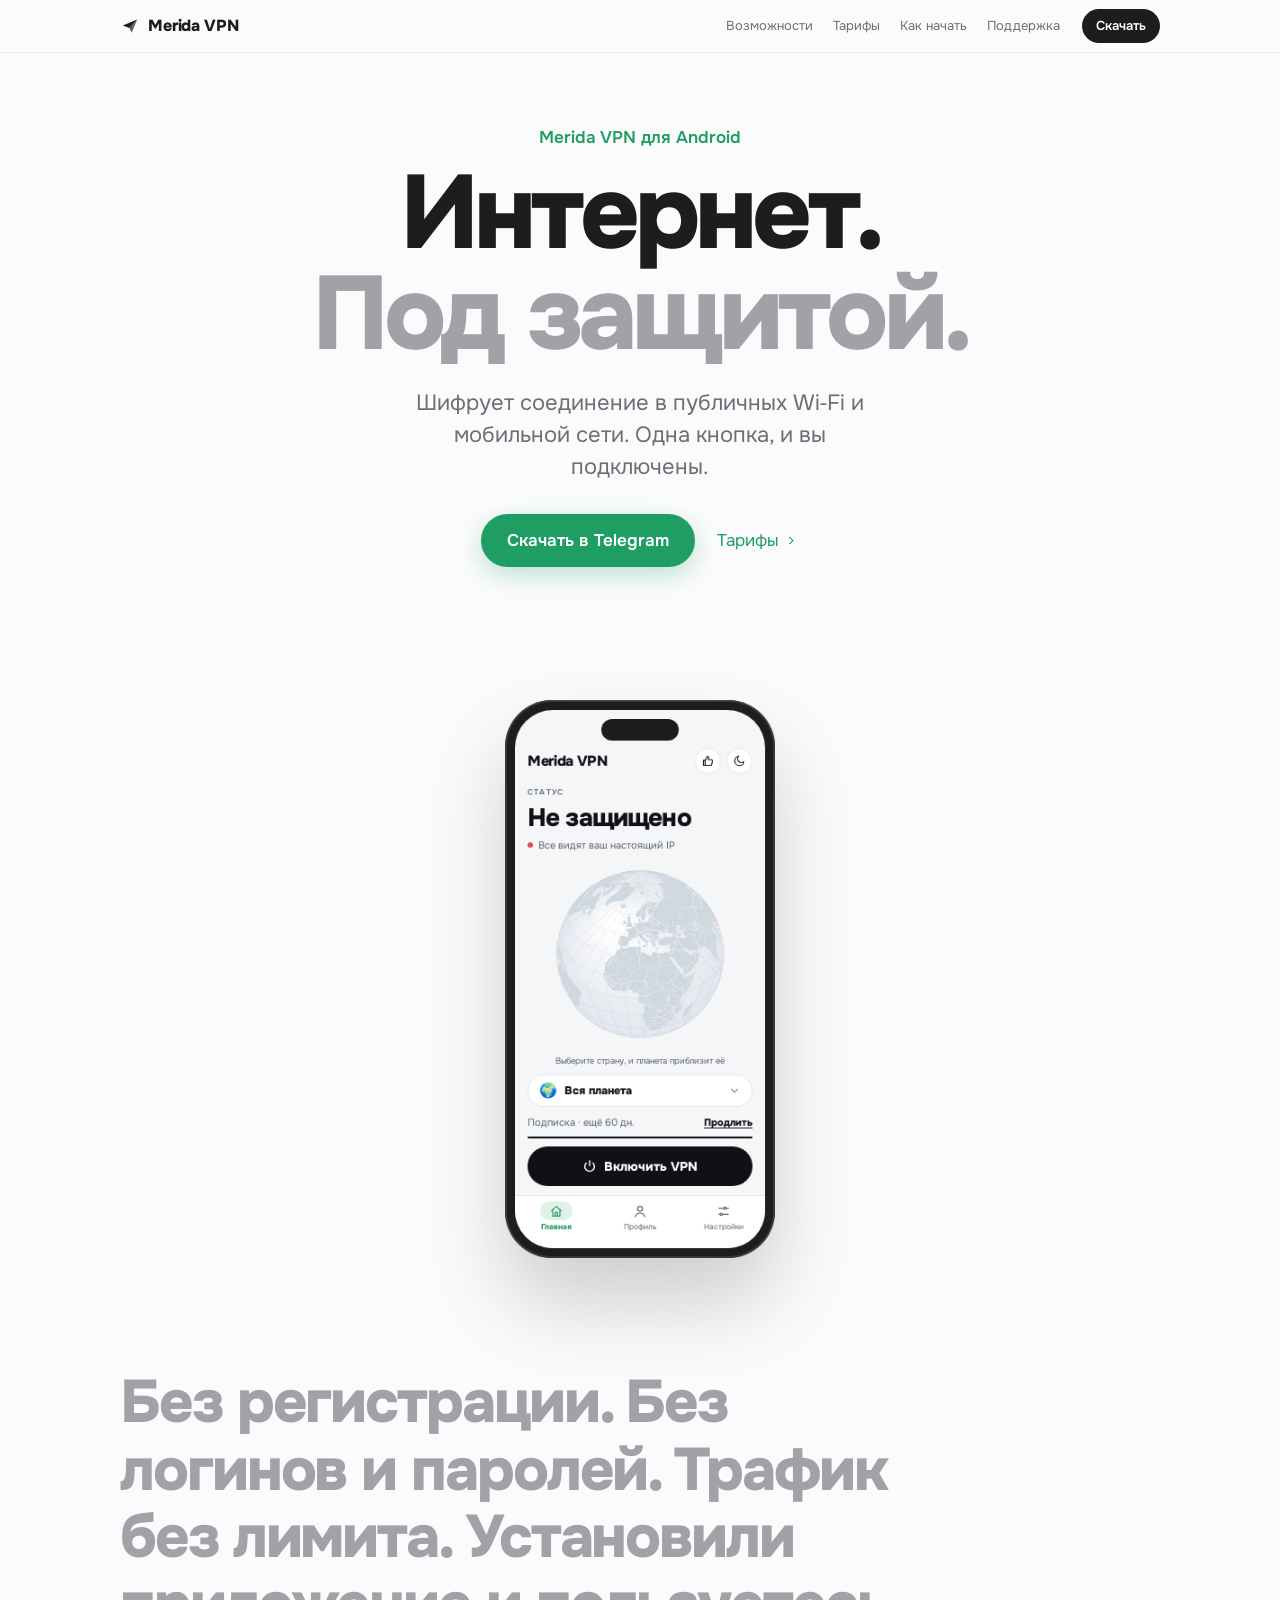
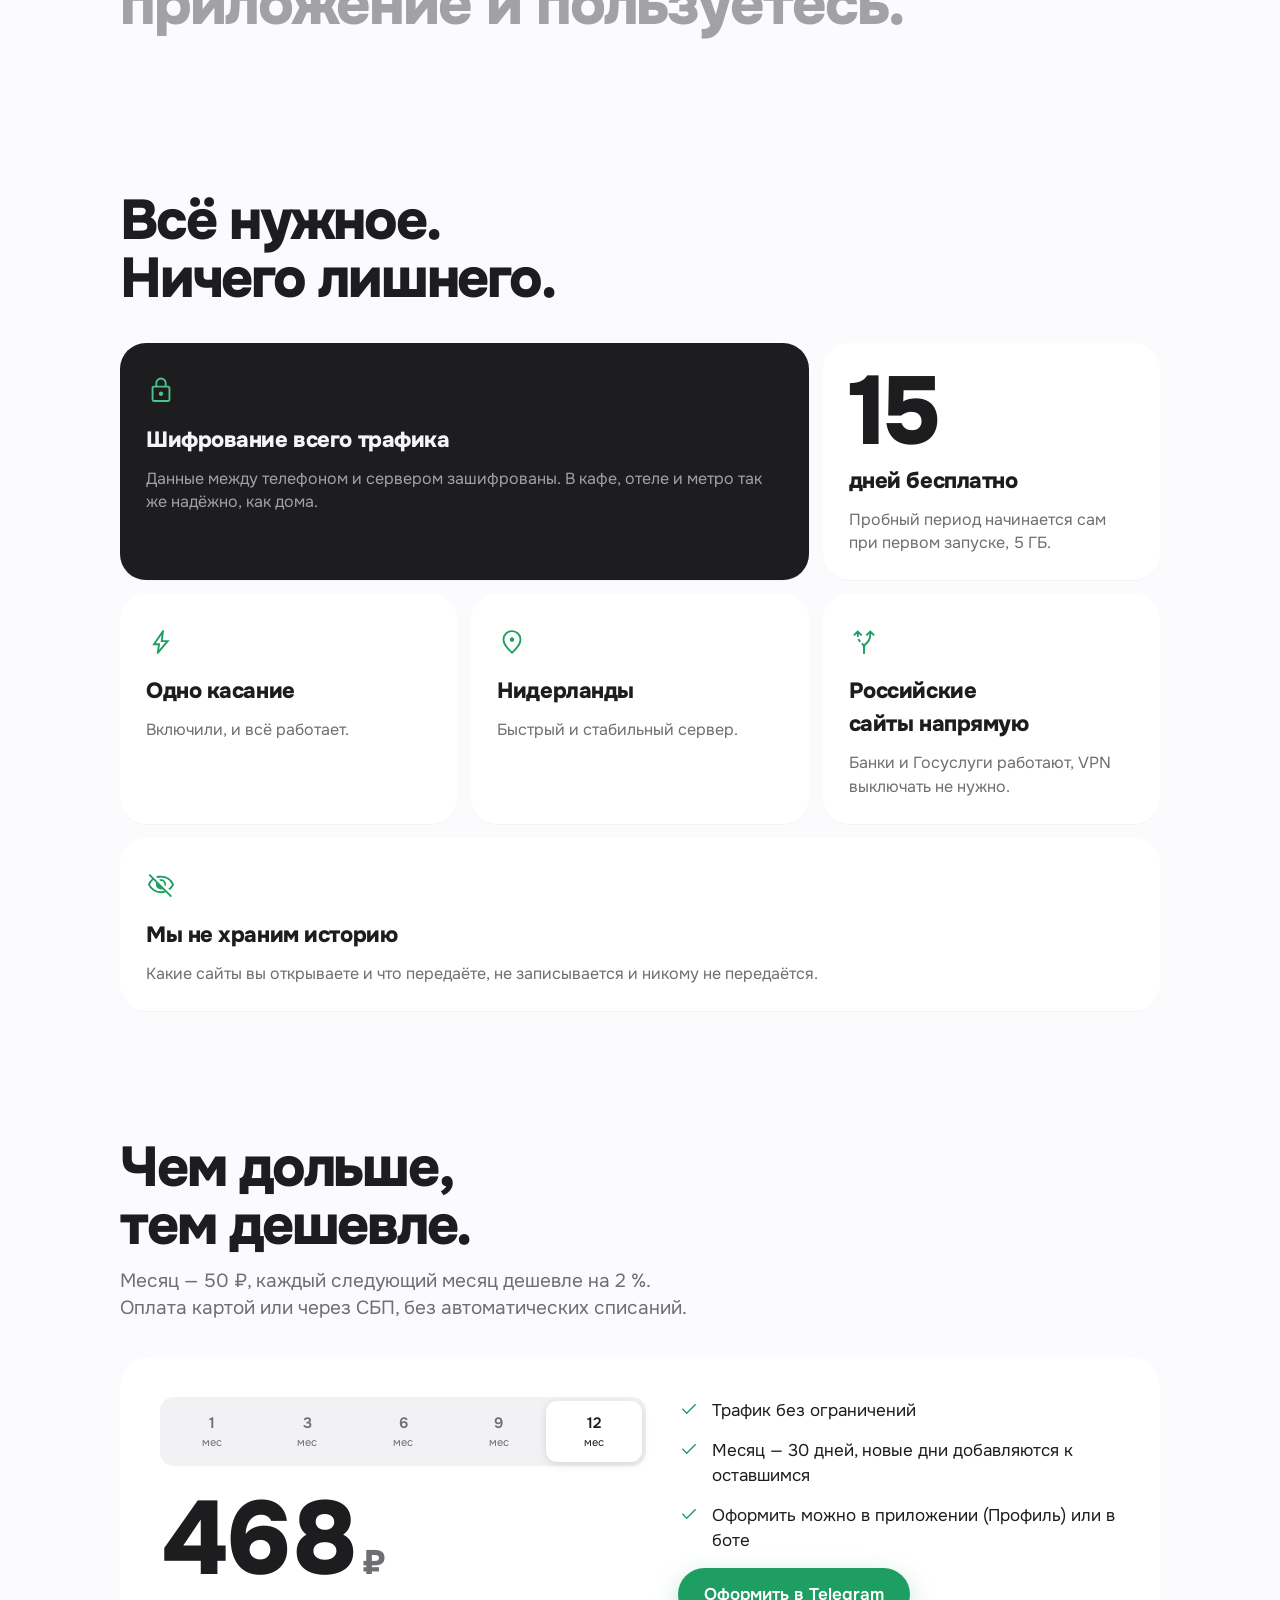
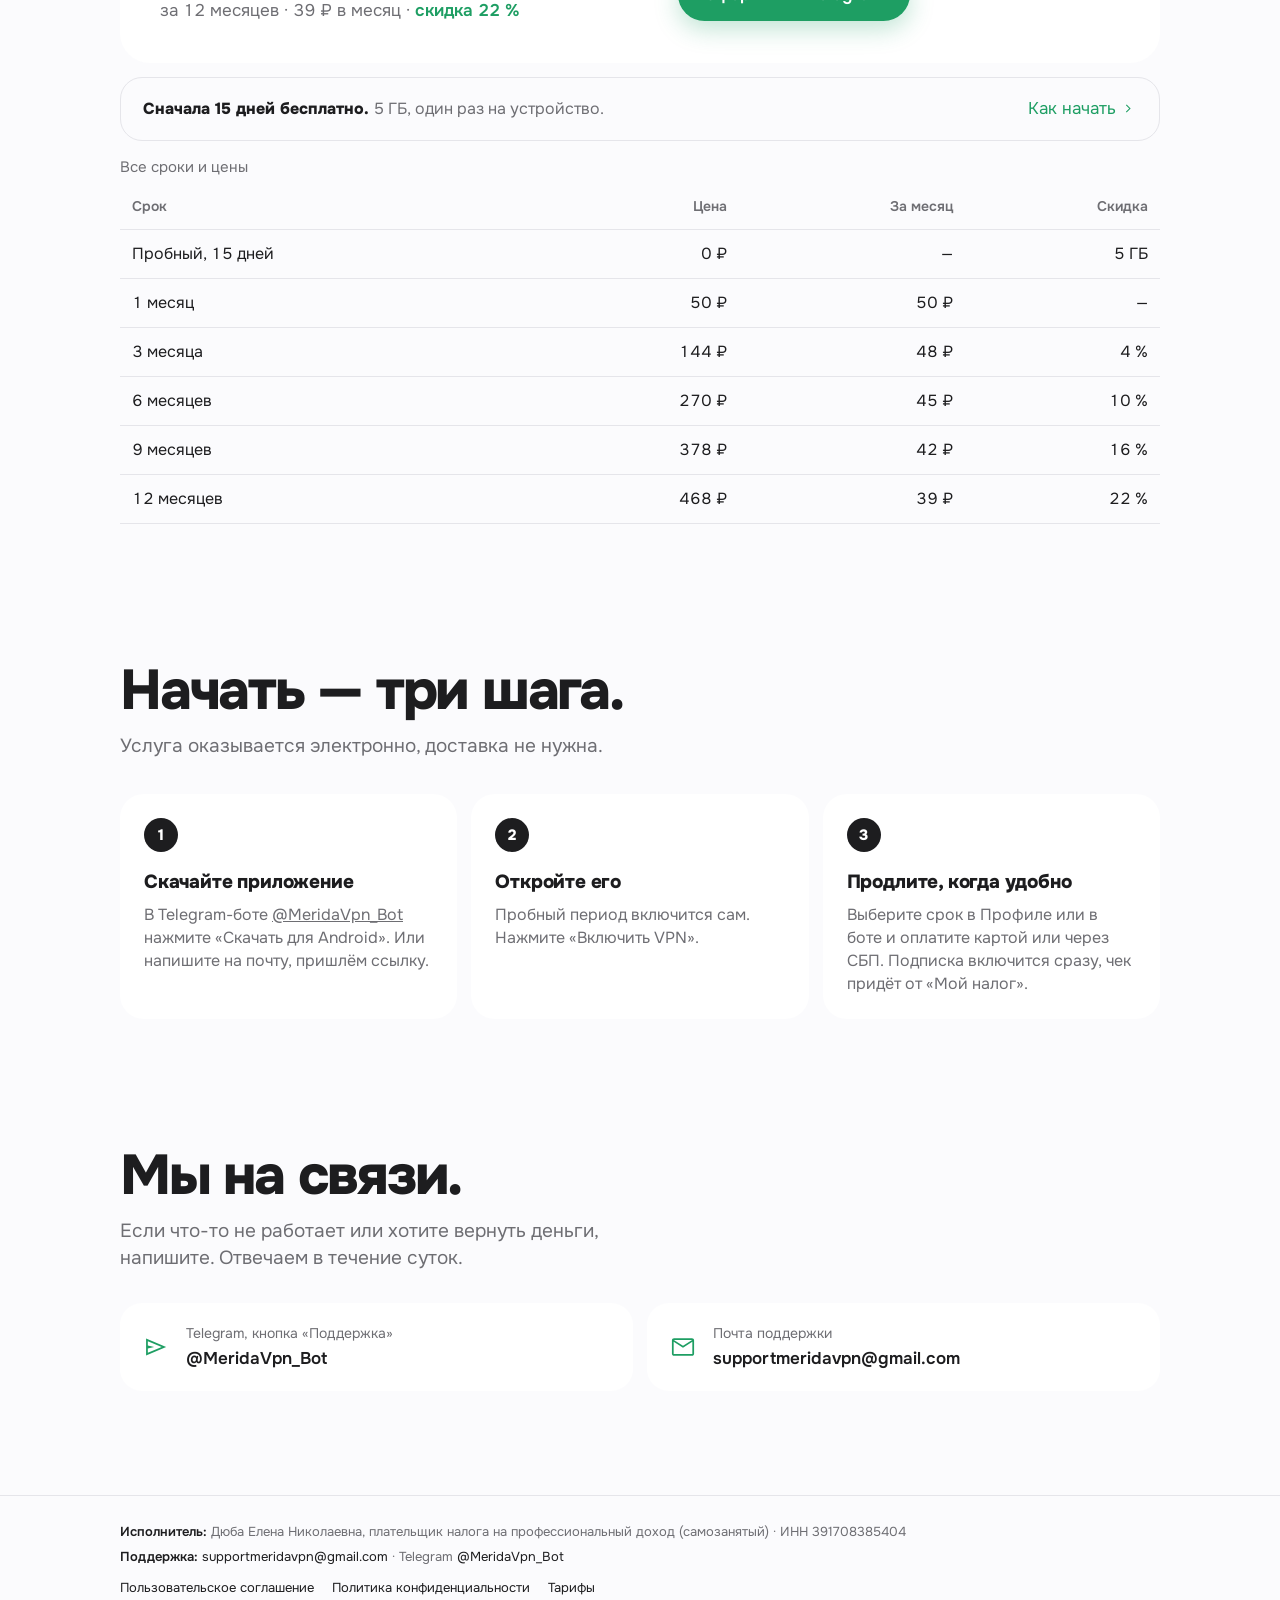
<file: index.html>
<!doctype html>
<html lang="ru">
<head>
<meta charset="utf-8">
<meta name="viewport" content="width=device-width, initial-scale=1, viewport-fit=cover">
<title>Merida VPN — защищённое подключение к интернету</title>
<meta name="description" content="Merida VPN: приложение для Android с защищённым VPN-подключением. 15 дней бесплатно, затем от 39 ₽ в месяц.">
<meta name="theme-color" content="#FBFBFD">
<meta property="og:title" content="Merida VPN — интернет под защитой">
<meta property="og:description" content="Шифрует соединение в публичных Wi‑Fi и мобильной сети. 15 дней бесплатно, затем от 39 ₽ в месяц.">
<meta property="og:image" content="https://hikingerop.github.io/globe-light.webp">
<link rel="stylesheet" href="style.css">
<script>document.documentElement.className += ' js';</script>
</head>
<body>
<header class="nav">
  <div class="wrap">
    <a class="brand" href="index.html"><svg viewBox="0 0 100 100" aria-hidden="true"><path d="M14 48 86 18 47 60z" fill="currentColor"></path><path d="M47 60 86 18 58 84z" fill="currentColor" opacity="0.7"></path></svg>Merida VPN</a>
    <nav class="links" aria-label="Разделы"><a href="#features">Возможности</a><a href="#price">Тарифы</a><a href="#start">Как начать</a><a href="#support">Поддержка</a></nav>
    <a class="pill" href="https://t.me/MeridaVpn_Bot">Скачать</a>
  </div>
</header>

<main>
  <section class="hero wrap">
    <p class="eyebrow ld" style="--d:60ms">Merida VPN для Android</p>
    <h1 class="ld" style="--d:160ms">Интернет.<span>Под защитой.</span></h1>
    <p class="lead ld" style="--d:300ms">Шифрует соединение в публичных Wi‑Fi и мобильной сети. Одна кнопка, и вы подключены.</p>
    <div class="cta ld" style="--d:420ms">
      <a class="btn" href="https://t.me/MeridaVpn_Bot">Скачать в Telegram</a>
      <a class="more" href="#price">Тарифы <svg class="ico" viewBox="0 -960 960 960" aria-hidden="true"><path d="m517.85-480-184-184L376-706.15 602.15-480 376-253.85 333.85-296l184-184Z"></path></svg></a>
    </div>
  </section>

  <div class="stage">
    <div class="phone" data-scrub role="img" aria-label="Приложение Merida VPN: главный экран с планетой и кнопкой «Включить VPN»">
      <div class="screen app" data-demo>
        <div class="app-glow"></div>
        <div class="app-body">
          <div class="app-top"><b>Merida VPN</b><span>
            <i class="rb"><svg viewBox="0 0 24 24"><path d="M7 11v9H4v-9h3z"></path><path d="M7 11l4-7c1.5 0 2.5 1 2.2 2.6L12.6 10H18a2 2 0 0 1 2 2.3l-1.2 6A2 2 0 0 1 16.8 20H7"></path></svg></i>
            <i class="rb"><svg viewBox="0 0 24 24"><path d="M20.5 13.2A8.5 8.5 0 1 1 10.8 3.5a6.6 6.6 0 0 0 9.7 9.7z"></path></svg></i>
          </span></div>
          <div class="app-label">СТАТУС</div>
          <div class="app-status" data-status>Не защищено</div>
          <div class="app-sub"><i></i><span data-sub>Все видят ваш настоящий IP</span></div>
          <div class="app-globe"><div class="g"><img src="globe-light.webp" width="720" height="720" alt=""><span class="nl"></span></div></div>
          <div class="app-hint">Выберите страну, и планета приблизит её</div>
          <div class="app-srv"><span class="em" data-flag>🌍</span><span data-server>Вся планета</span><svg viewBox="0 0 24 24"><path d="M6 9l6 6 6-6"></path></svg></div>
          <div class="app-line"><span>Подписка · ещё 60 дн.</span><u>Продлить</u></div>
          <div class="app-bar"></div>
          <div class="app-btn"><svg viewBox="0 0 24 24"><path d="M12 3v8"></path><path d="M6.3 6.8a8 8 0 1 0 11.4 0"></path></svg><span data-btn>Включить VPN</span></div>
        </div>
        <div class="app-tabs">
          <span class="cur"><i><svg viewBox="0 0 24 24"><path d="M4 11l8-7 8 7"></path><path d="M6 9.5V20h12V9.5"></path><path d="M10 20v-6h4v6"></path></svg></i>Главная</span>
          <span><i><svg viewBox="0 0 24 24"><path d="M16 8a4 4 0 1 1-8 0a4 4 0 1 1 8 0z"></path><path d="M4 21c1.5-4 4.5-6 8-6s6.5 2 8 6"></path></svg></i>Профиль</span>
          <span><i><svg viewBox="0 0 24 24"><path d="M4 7h8M16 7h4M4 17h2M10 17h10"></path><path d="M16 7a2 2 0 1 1-4 0a2 2 0 1 1 4 0z"></path><path d="M10 17a2 2 0 1 1-4 0a2 2 0 1 1 4 0z"></path></svg></i>Настройки</span>
        </div>
      </div>
    </div>
  </div>

  <section class="wrap">
    <p class="words" data-words>Без регистрации. Без логинов и паролей. Трафик без лимита. Установили приложение и пользуетесь.</p>
  </section>

  <section class="block wrap" id="features">
    <h2 class="rv">Всё нужное.<br>Ничего лишнего.</h2>
    <div class="bento">
      <div class="tile wide dark rv"><span class="ti"><svg class="ico" viewBox="0 -960 960 960" aria-hidden="true"><path d="M252.31-100q-29.92 0-51.12-21.19Q180-142.39 180-172.31v-375.38q0-29.92 21.19-51.12Q222.39-620 252.31-620H300v-80q0-74.92 52.54-127.46Q405.08-880 480-880q74.92 0 127.46 52.54Q660-774.92 660-700v80h47.69q29.92 0 51.12 21.19Q780-577.61 780-547.69v375.38q0 29.92-21.19 51.12Q737.61-100 707.69-100H252.31Zm0-60h455.38q5.39 0 8.85-3.46t3.46-8.85v-375.38q0-5.39-3.46-8.85t-8.85-3.46H252.31q-5.39 0-8.85 3.46t-3.46 8.85v375.38q0 5.39 3.46 8.85t8.85 3.46ZM480-290q29.15 0 49.58-20.42Q550-330.85 550-360t-20.42-49.58Q509.15-430 480-430t-49.58 20.42Q410-389.15 410-360t20.42 49.58Q450.85-290 480-290ZM360-620h240v-80q0-50-35-85t-85-35q-50 0-85 35t-35 85v80ZM240-160v-400 400Z"></path></svg></span><h3>Шифрование всего трафика</h3><p>Данные между телефоном и сервером зашифрованы. В кафе, отеле и метро так же надёжно, как дома.</p></div>
      <div class="tile rv" style="--d:80ms"><div class="big">15</div><h3>дней бесплатно</h3><p>Пробный период начинается сам при первом запуске, 5 ГБ.</p></div>
      <div class="tile half rv"><span class="ti"><svg class="ico" viewBox="0 -960 960 960" aria-hidden="true"><path d="m422-232 207-248H469l29-227-185 267h139l-30 208Zm-78.92 129.69 40-277.69h-185l329.61-475.77h49.23L537.31-540H757.3L392.31-102.31h-49.23ZM471-470Z"></path></svg></span><h3>Одно касание</h3><p>Включили, и всё работает.</p></div>
      <div class="tile half rv" style="--d:80ms"><span class="ti"><svg class="ico" viewBox="0 -960 960 960" aria-hidden="true"><path d="M480.07-485.39q29.85 0 51.04-21.26 21.2-21.26 21.2-51.11 0-29.85-21.26-51.05Q509.79-630 479.93-630q-29.85 0-51.04 21.26-21.2 21.26-21.2 51.12 0 29.85 21.26 51.04 21.26 21.19 51.12 21.19ZM480-179.46q117.38-105.08 179.65-201.58 62.27-96.5 62.27-169.04 0-109.38-69.5-179.84-69.5-70.46-172.42-70.46-102.92 0-172.42 70.46-69.5 70.46-69.5 179.84 0 72.54 62.27 169.04 62.27 96.5 179.65 201.58Zm0 79.84Q329-230.46 253.54-343.15q-75.46-112.7-75.46-206.93 0-138.46 89.57-224.19Q357.23-860 480-860t212.35 85.73q89.57 85.73 89.57 224.19 0 94.23-75.46 206.93Q631-230.46 480-99.62Zm0-458.07Z"></path></svg></span><h3>Нидерланды</h3><p>Быстрый и стабильный сервер.</p></div>
      <div class="tile rv" style="--d:160ms"><span class="ti"><svg class="ico" viewBox="0 -960 960 960" aria-hidden="true"><path d="M450-100v-174.23q0-55.23-16.23-84.54-16.23-29.31-45.77-55.69l42.77-42.77q12.77 11.77 25.5 27.35Q469-414.31 480-396.84q12.85-21.7 29.65-40.04 16.81-18.35 34.89-34.66 44.15-39.61 74.38-95.23 30.23-55.62 30.7-177.92l-73 73-42.77-42.16L680-860l146.15 146.15L784-671.69l-74.39-73.77q-.46 138.77-37.65 206.19-37.19 67.42-86.5 112.35-33.15 30.15-54.31 59.38Q510-338.31 510-274.23V-100h-60ZM259.15-634.15q-4.38-20.39-6.26-50.54-1.89-30.16-2.5-60.77L176-671.69l-42.15-42.16L280-860l146.15 146.15-42.77 42.16-73-72.39q-.38 27.16 1.81 52.39t5.35 43.54l-58.39 14Zm80.24 172.53q-18.08-20.23-35.04-47.26-16.96-27.04-28.27-59.97l57.77-14.38q8.46 23.15 20.88 43.12 12.42 19.96 27.42 35.73l-42.76 42.76Z"></path></svg></span><h3>Российские сайты напрямую</h3><p>Банки и Госуслуги работают, VPN выключать не нужно.</p></div>
      <div class="tile full rv"><span class="ti"><svg class="ico" viewBox="0 -960 960 960" aria-hidden="true"><path d="M630.92-441.08 586-486q9-49.69-28.35-89.35Q520.31-615 466-606l-44.92-44.92q13.54-6.08 27.77-9.12 14.23-3.04 31.15-3.04 68.08 0 115.58 47.5T643.08-500q0 16.92-3.04 31.54-3.04 14.61-9.12 27.38Zm127.23 124.46L714-358q38-29 67.5-63.5T832-500q-50-101-143.5-160.5T480-720q-29 0-57 4t-55 12l-46.61-46.61q37.92-15.08 77.46-22.23Q438.39-780 480-780q140.61 0 253.61 77.54T898.46-500q-22.23 53.61-57.42 100.08-35.2 46.46-82.89 83.3Zm32.31 231.39L628.62-245.85q-30.77 11.39-68.2 18.62Q523-220 480-220q-141 0-253.61-77.54Q113.77-375.08 61.54-500q22.15-53 57.23-98.88 35.08-45.89 77.23-79.58l-110.77-112 42.16-42.15 705.22 705.22-42.15 42.16Zm-552.3-551.08q-31.7 25.23-61.66 60.66Q146.54-540.23 128-500q50 101 143.5 160.5T480-280q27.31 0 54.39-4.62 27.07-4.61 45.92-9.53L529.69-346q-10.23 4.15-23.69 6.61-13.46 2.47-26 2.47-68.08 0-115.58-47.5T316.92-500q0-12.15 2.47-25.42 2.46-13.27 6.61-24.27l-87.84-86.62ZM541-531Zm-131.77 65.77Z"></path></svg></span><h3>Мы не храним историю</h3><p>Какие сайты вы открываете и что передаёте, не записывается и никому не передаётся.</p></div>
    </div>
  </section>

  <section class="block wrap" id="price">
    <h2 class="rv">Чем дольше,<br>тем дешевле.</h2>
    <p class="sub2 rv">Месяц — 50 ₽, каждый следующий месяц дешевле на 2 %. Оплата картой или через СБП, без автоматических списаний.</p>
    <div class="plan rv" data-plan>
      <div>
        <div class="seg" role="radiogroup" aria-label="Срок подписки" data-seg>
          <span class="knob" aria-hidden="true"></span>
          <button type="button" role="radio" aria-checked="false" data-m="1">1<small>мес</small></button>
          <button type="button" role="radio" aria-checked="false" data-m="3">3<small>мес</small></button>
          <button type="button" role="radio" aria-checked="false" data-m="6">6<small>мес</small></button>
          <button type="button" role="radio" aria-checked="false" data-m="9">9<small>мес</small></button>
          <button type="button" role="radio" aria-checked="true" data-m="12">12<small>мес</small></button>
        </div>
        <div class="price-line"><span class="price-big" data-price>468</span><span class="price-cur">₽</span></div>
        <p class="per"><span data-term>за 12 месяцев</span> · <span data-per>39</span> ₽ в месяц · <b data-off>скидка 22 %</b></p>
      </div>
      <ul class="checks">
        <li><svg class="ico" viewBox="0 -960 960 960" aria-hidden="true"><path d="M382-253.85 168.62-467.23 211.38-510 382-339.38 748.62-706l42.76 42.77L382-253.85Z"></path></svg><span>Трафик без ограничений</span></li>
        <li><svg class="ico" viewBox="0 -960 960 960" aria-hidden="true"><path d="M382-253.85 168.62-467.23 211.38-510 382-339.38 748.62-706l42.76 42.77L382-253.85Z"></path></svg><span>Месяц — 30 дней, новые дни добавляются к оставшимся</span></li>
        <li><svg class="ico" viewBox="0 -960 960 960" aria-hidden="true"><path d="M382-253.85 168.62-467.23 211.38-510 382-339.38 748.62-706l42.76 42.77L382-253.85Z"></path></svg><span>Оформить можно в приложении (Профиль) или в боте</span></li>
        <li><a class="btn" href="https://t.me/MeridaVpn_Bot">Оформить в Telegram</a></li>
      </ul>
    </div>
    <div class="trial rv"><span><b>Сначала 15 дней бесплатно.</b> 5 ГБ, один раз на устройство.</span><a class="more" href="#start">Как начать <svg class="ico" viewBox="0 -960 960 960" aria-hidden="true"><path d="m517.85-480-184-184L376-706.15 602.15-480 376-253.85 333.85-296l184-184Z"></path></svg></a></div>
    <div class="table rv"><table class="prices">
      <caption class="sub2" style="text-align:left; margin: 0 0 6px; font-size: 15px">Все сроки и цены</caption>
      <thead><tr><th>Срок</th><th class="num">Цена</th><th class="num">За месяц</th><th class="num">Скидка</th></tr></thead>
      <tbody>
        <tr><td>Пробный, 15 дней</td><td class="num">0 ₽</td><td class="num">—</td><td class="num">5 ГБ</td></tr>
        <tr><td>1 месяц</td><td class="num">50 ₽</td><td class="num">50 ₽</td><td class="num">—</td></tr>
        <tr><td>3 месяца</td><td class="num">144 ₽</td><td class="num">48 ₽</td><td class="num">4 %</td></tr>
        <tr><td>6 месяцев</td><td class="num">270 ₽</td><td class="num">45 ₽</td><td class="num">10 %</td></tr>
        <tr><td>9 месяцев</td><td class="num">378 ₽</td><td class="num">42 ₽</td><td class="num">16 %</td></tr>
        <tr><td>12 месяцев</td><td class="num">468 ₽</td><td class="num">39 ₽</td><td class="num">22 %</td></tr>
      </tbody>
    </table></div>
  </section>

  <section class="block wrap" id="start">
    <h2 class="rv">Начать — три шага.</h2>
    <p class="sub2 rv">Услуга оказывается электронно, доставка не нужна.</p>
    <ol class="steps">
      <li class="rv"><h3>Скачайте приложение</h3><p>В Telegram-боте <a href="https://t.me/MeridaVpn_Bot">@MeridaVpn_Bot</a> нажмите «Скачать для Android». Или напишите на почту, пришлём ссылку.</p></li>
      <li class="rv" style="--d:100ms"><h3>Откройте его</h3><p>Пробный период включится сам. Нажмите «Включить VPN».</p></li>
      <li class="rv" style="--d:200ms"><h3>Продлите, когда удобно</h3><p>Выберите срок в Профиле или в боте и оплатите картой или через СБП. Подписка включится сразу, чек придёт от «Мой налог».</p></li>
    </ol>
  </section>

  <section class="block wrap" id="support">
    <h2 class="rv">Мы на связи.</h2>
    <p class="sub2 rv">Если что-то не работает или хотите вернуть деньги, напишите. Отвечаем в течение суток.</p>
    <div class="help">
      <a class="h rv" href="https://t.me/MeridaVpn_Bot"><svg class="ico" viewBox="0 -960 960 960" aria-hidden="true"><path d="M140-190v-580l688.46 290L140-190Zm60-90 474-200-474-200v147.69L416.92-480 200-427.69V-280Zm0 0v-400 400Z"></path></svg><span><small>Telegram, кнопка «Поддержка»</small><b>@MeridaVpn_Bot</b></span></a>
      <a class="h rv" style="--d:100ms" href="mailto:supportmeridavpn@gmail.com"><svg class="ico" viewBox="0 -960 960 960" aria-hidden="true"><path d="M172.31-180Q142-180 121-201q-21-21-21-51.31v-455.38Q100-738 121-759q21-21 51.31-21h615.38Q818-780 839-759q21 21 21 51.31v455.38Q860-222 839-201q-21 21-51.31 21H172.31ZM480-457.69 160-662.31v410q0 5.39 3.46 8.85t8.85 3.46h615.38q5.39 0 8.85-3.46t3.46-8.85v-410L480-457.69Zm0-62.31 313.85-200h-627.7L480-520ZM160-662.31V-720v467.69q0 5.39 3.46 8.85t8.85 3.46H160v-422.31Z"></path></svg><span><small>Почта поддержки</small><b>supportmeridavpn@gmail.com</b></span></a>
    </div>
  </section>
</main>

<footer class="site">
  <div class="wrap">
    <p><b>Исполнитель:</b> Дюба Елена Николаевна, плательщик налога на профессиональный доход (самозанятый) · ИНН 391708385404</p>
    <p><b>Поддержка:</b> <a href="mailto:supportmeridavpn@gmail.com">supportmeridavpn@gmail.com</a> · Telegram <a href="https://t.me/MeridaVpn_Bot">@MeridaVpn_Bot</a></p>
    <p class="fl"><a href="oferta.html">Пользовательское соглашение</a><a href="privacy.html">Политика конфиденциальности</a><a href="#price">Тарифы</a></p>
  </div>
</footer>
<script src="site.js"></script>
</body>
</html>
</file>
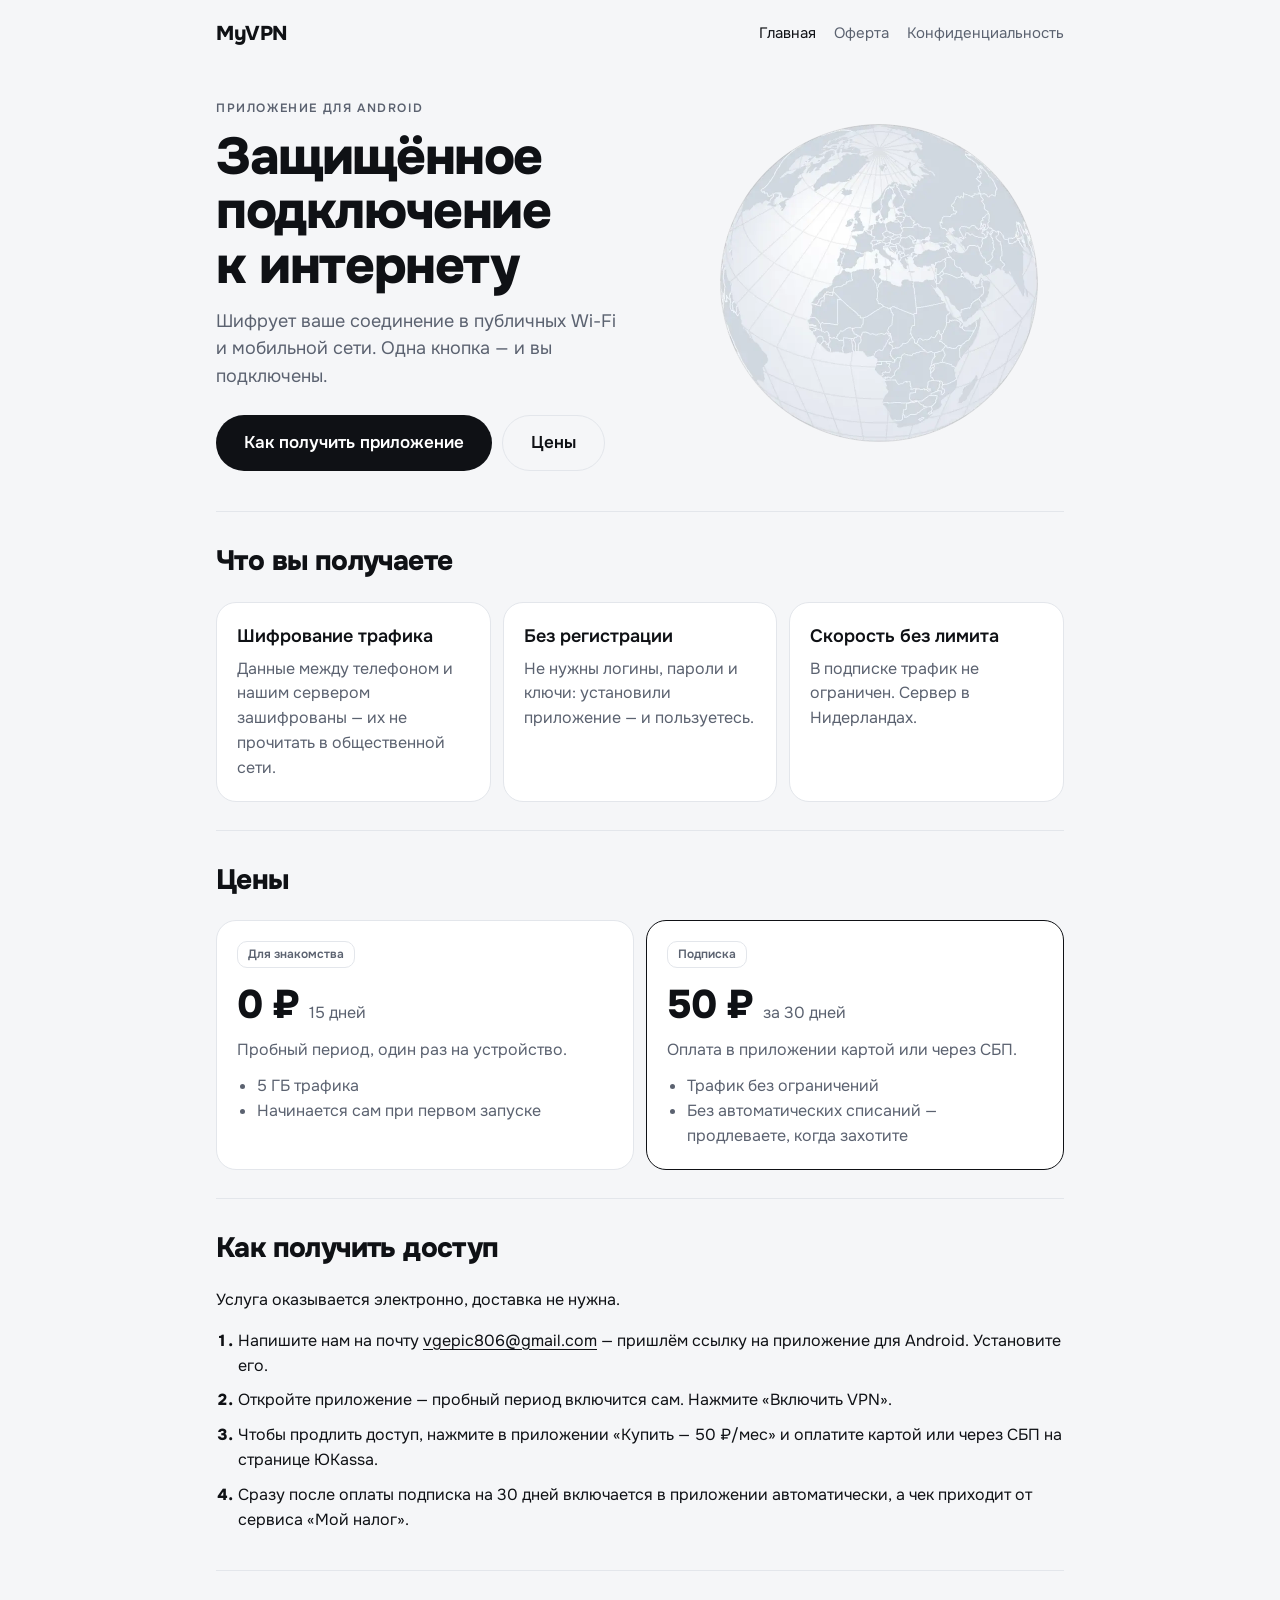
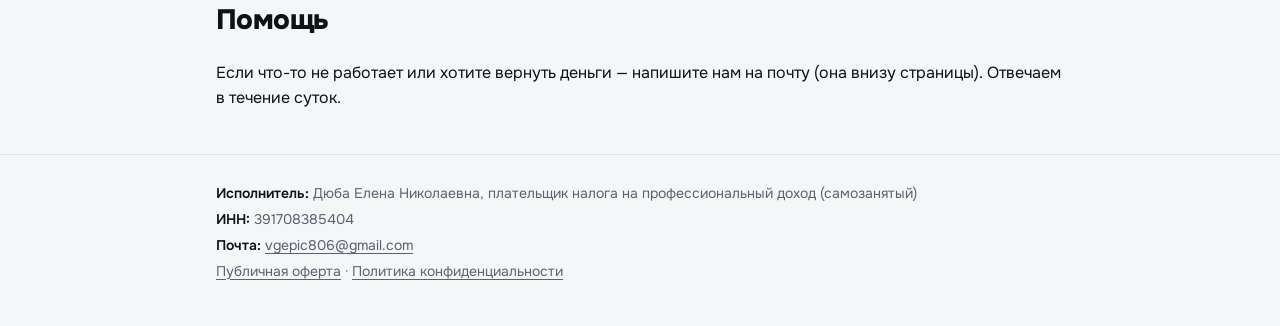
<file: index-13.html>
<!doctype html>
<html lang="ru">
<head>
<meta charset="utf-8">
<meta name="viewport" content="width=device-width, initial-scale=1">
<title>MyVPN — защищённое подключение к интернету</title>
<meta name="description" content="MyVPN: приложение для Android с защищённым VPN-подключением. 15 дней бесплатно, затем 50 ₽ в месяц.">
<link rel="preconnect" href="https://fonts.googleapis.com"><link rel="preconnect" href="https://fonts.gstatic.com" crossorigin><link rel="stylesheet" href="https://fonts.googleapis.com/css2?family=Onest:wght@400;600;800&display=swap">
<style>
/* Сайт сервиса (GitHub Pages). Цвета и шрифт — как в приложении. */

:root {
  --bg: #F5F6F8; --fg: #0F1115; --sub: #5B6270; --surface: #FFFFFF; --border: #E3E6EB;
  --accent: #0F1115; --on-accent: #FFFFFF; --green: #1E9E63;
  color-scheme: light;
}
@media (prefers-color-scheme: dark) {
  :root {
    --bg: #0E1014; --fg: #F2F4F7; --sub: #8E95A3; --surface: #171A20; --border: #242833;
    --accent: #F2F4F7; --on-accent: #0E1014; --green: #4CC38A;
    color-scheme: dark;
  }
}

* { box-sizing: border-box; }
html { -webkit-text-size-adjust: 100%; }
body {
  margin: 0; background: var(--bg); color: var(--fg);
  font: 400 16px/1.55 "Onest", system-ui, -apple-system, "Segoe UI", Roboto, sans-serif;
}
a { color: inherit; text-underline-offset: 3px; }
.wrap { max-width: 880px; margin: 0 auto; padding: 0 16px; }

header.top { display: flex; align-items: center; gap: 16px; padding: 18px 0; }
.brand { font-weight: 800; font-size: 20px; letter-spacing: -0.4px; text-decoration: none; flex: 1; }
nav.links { display: flex; gap: 18px; font-size: 15px; color: var(--sub); }
nav.links a { text-decoration: none; }
nav.links a:hover, nav.links a[aria-current="page"] { color: var(--fg); }

.hero { display: grid; grid-template-columns: 1.1fr 0.9fr; align-items: center; gap: 24px; padding: 28px 0 40px; }
.eyebrow { font-size: 12px; font-weight: 600; letter-spacing: 1.6px; color: var(--sub); text-transform: uppercase; }
h1 { font-size: clamp(34px, 7vw, 52px); line-height: 1.05; letter-spacing: -1.4px; font-weight: 800; margin: 10px 0 14px; text-wrap: balance; }
.lead { font-size: 18px; color: var(--sub); margin: 0 0 24px; max-width: 34ch; }
.hero img { width: 100%; max-width: 360px; height: auto; justify-self: center; }
.hero .light-img { display: none; }
@media (prefers-color-scheme: light) { .hero .light-img { display: block; } .hero .dark-img { display: none; } }

.btn {
  display: inline-flex; align-items: center; justify-content: center; gap: 10px;
  height: 56px; padding: 0 28px; border-radius: 28px;
  background: var(--accent); color: var(--on-accent); font-weight: 600; font-size: 17px; text-decoration: none;
}
.btn.ghost { background: transparent; color: var(--fg); border: 1.5px solid var(--border); }
.actions { display: flex; flex-wrap: wrap; gap: 10px; }

section { padding: 28px 0; border-top: 1px solid var(--border); }
h2 { font-size: 28px; letter-spacing: -0.6px; font-weight: 800; margin: 0 0 18px; }
h3 { font-size: 18px; font-weight: 600; margin: 0 0 6px; }

.grid { display: grid; grid-template-columns: repeat(auto-fit, minmax(240px, 1fr)); gap: 12px; }
.card { background: var(--surface); border: 1px solid var(--border); border-radius: 20px; padding: 20px; }
.card p { margin: 0; color: var(--sub); }

.plan .price { font-size: 40px; font-weight: 800; letter-spacing: -1px; margin: 6px 0 2px; }
.plan .price small { font-size: 16px; font-weight: 400; color: var(--sub); letter-spacing: 0; }
.plan ul { margin: 12px 0 0; padding-left: 20px; color: var(--sub); }
.plan.main { border-color: var(--fg); }
.tag { display: inline-block; font-size: 12px; font-weight: 600; padding: 3px 10px; border-radius: 10px; border: 1px solid var(--border); color: var(--sub); }

ol.steps { margin: 0; padding-left: 22px; }
ol.steps li { margin-bottom: 10px; }
ol.steps li::marker { font-weight: 800; }

.doc { padding: 12px 0 40px; max-width: 720px; }
.doc h1 { font-size: clamp(28px, 6vw, 38px); }
.doc h2 { font-size: 20px; margin: 28px 0 8px; letter-spacing: -0.2px; }
.doc p, .doc li { color: var(--fg); }
.doc .muted { color: var(--sub); }

footer.req { border-top: 1px solid var(--border); padding: 24px 0 40px; color: var(--sub); font-size: 14px; }
footer.req b { color: var(--fg); font-weight: 600; }
footer.req p { margin: 4px 0; }

@media (max-width: 640px) {
  .hero { grid-template-columns: 1fr; padding-top: 8px; }
  .hero img { max-width: 260px; grid-row: 1; }
  nav.links { gap: 12px; font-size: 14px; }
  .btn { width: 100%; }
}
</style>
</head>
<body>
<div class="wrap">
  <header class="top">
    <a class="brand" href="index.html">MyVPN</a>
    <nav class="links" aria-label="Разделы"><a href="index.html" aria-current="page">Главная</a><a href="oferta.html">Оферта</a><a href="privacy.html">Конфиденциальность</a></nav>
  </header>
  <main>
    <div class="hero">
      <div>
        <span class="eyebrow">Приложение для Android</span>
        <h1>Защищённое подключение к интернету</h1>
        <p class="lead">Шифрует ваше соединение в публичных Wi-Fi и мобильной сети. Одна кнопка — и вы подключены.</p>
        <div class="actions">
          <a class="btn" href="#how">Как получить приложение</a>
          <a class="btn ghost" href="#price">Цены</a>
        </div>
      </div>
      <img class="dark-img" src="[data-uri]" width="720" height="720" alt="Планета в приложении: выбранная страна приближается и подсвечивается">
      <img class="light-img" src="[data-uri]" width="720" height="720" alt="">
    </div>

    <section>
      <h2>Что вы получаете</h2>
      <div class="grid">
        <div class="card"><h3>Шифрование трафика</h3><p>Данные между телефоном и нашим сервером зашифрованы — их не прочитать в общественной сети.</p></div>
        <div class="card"><h3>Без регистрации</h3><p>Не нужны логины, пароли и ключи: установили приложение — и пользуетесь.</p></div>
        <div class="card"><h3>Скорость без лимита</h3><p>В подписке трафик не ограничен. Сервер в Нидерландах.</p></div>
      </div>
    </section>

    <section id="price">
      <h2>Цены</h2>
      <div class="grid">
        <div class="card plan">
          <span class="tag">Для знакомства</span>
          <div class="price">0 ₽ <small>15 дней</small></div>
          <p>Пробный период, один раз на устройство.</p>
          <ul><li>5 ГБ трафика</li><li>Начинается сам при первом запуске</li></ul>
        </div>
        <div class="card plan main">
          <span class="tag">Подписка</span>
          <div class="price">50 ₽ <small>за 30 дней</small></div>
          <p>Оплата в приложении картой или через СБП.</p>
          <ul><li>Трафик без ограничений</li><li>Без автоматических списаний — продлеваете, когда захотите</li></ul>
        </div>
      </div>
    </section>

    <section id="how">
      <h2>Как получить доступ</h2>
      <p class="muted" style="margin-top:0">Услуга оказывается электронно, доставка не нужна.</p>
      <ol class="steps">
        <li>Напишите нам на почту <a href="mailto:vgepic806@gmail.com">vgepic806@gmail.com</a> — пришлём ссылку на приложение для Android. Установите его.</li>
        <li>Откройте приложение — пробный период включится сам. Нажмите «Включить VPN».</li>
        <li>Чтобы продлить доступ, нажмите в приложении «Купить — 50 ₽/мес» и оплатите картой или через СБП на странице ЮKassa.</li>
        <li>Сразу после оплаты подписка на 30 дней включается в приложении автоматически, а чек приходит от сервиса «Мой налог».</li>
      </ol>
    </section>

    <section>
      <h2>Помощь</h2>
      <p style="margin-top:0">Если что-то не работает или хотите вернуть деньги — напишите нам на почту (она внизу страницы). Отвечаем в течение суток.</p>
    </section>
  </main>
</div>
<footer class="req">
  <div class="wrap">
    <p><b>Исполнитель:</b> Дюба Елена Николаевна, плательщик налога на профессиональный доход (самозанятый)</p>
    <p><b>ИНН:</b> 391708385404</p>
    <p><b>Почта:</b> <a href="mailto:vgepic806@gmail.com">vgepic806@gmail.com</a></p>
    <p><a href="oferta.html">Публичная оферта</a> · <a href="privacy.html">Политика конфиденциальности</a></p>
  </div>
</footer>
</body>
</html>
</file>
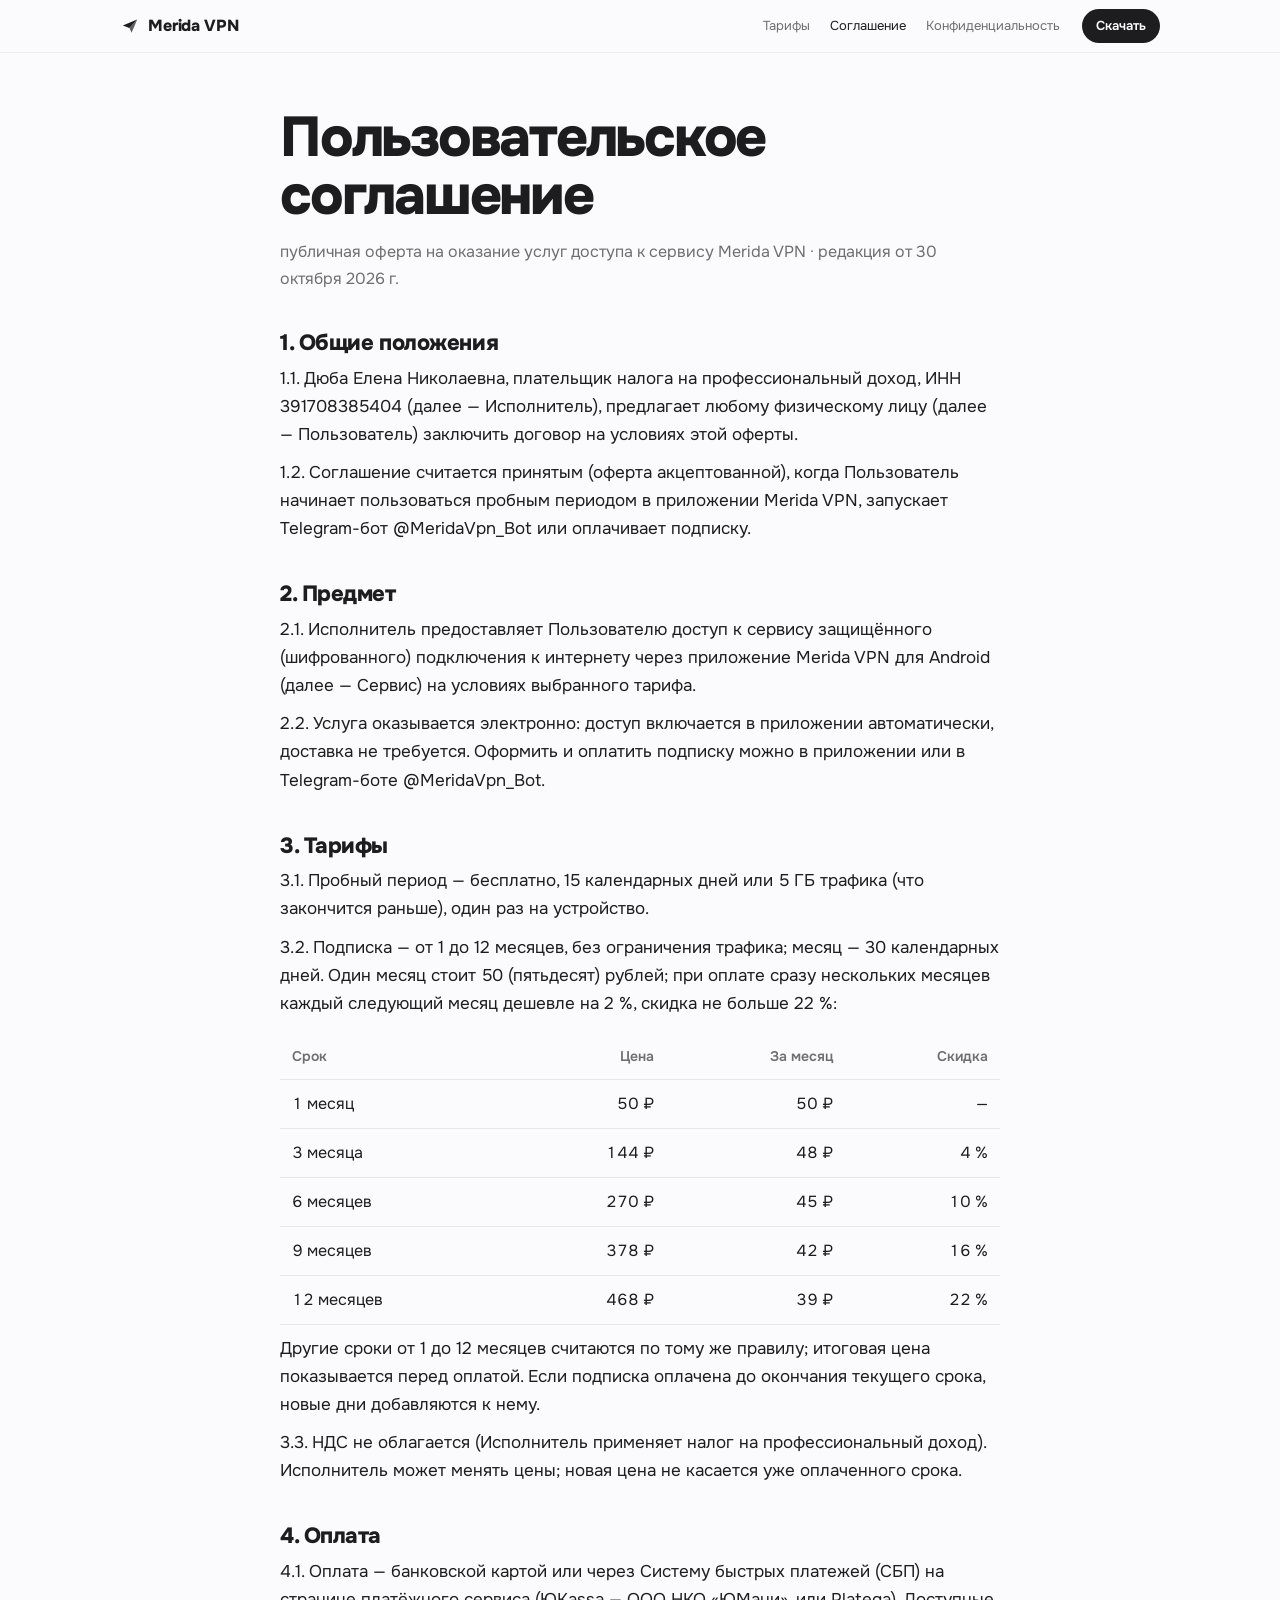
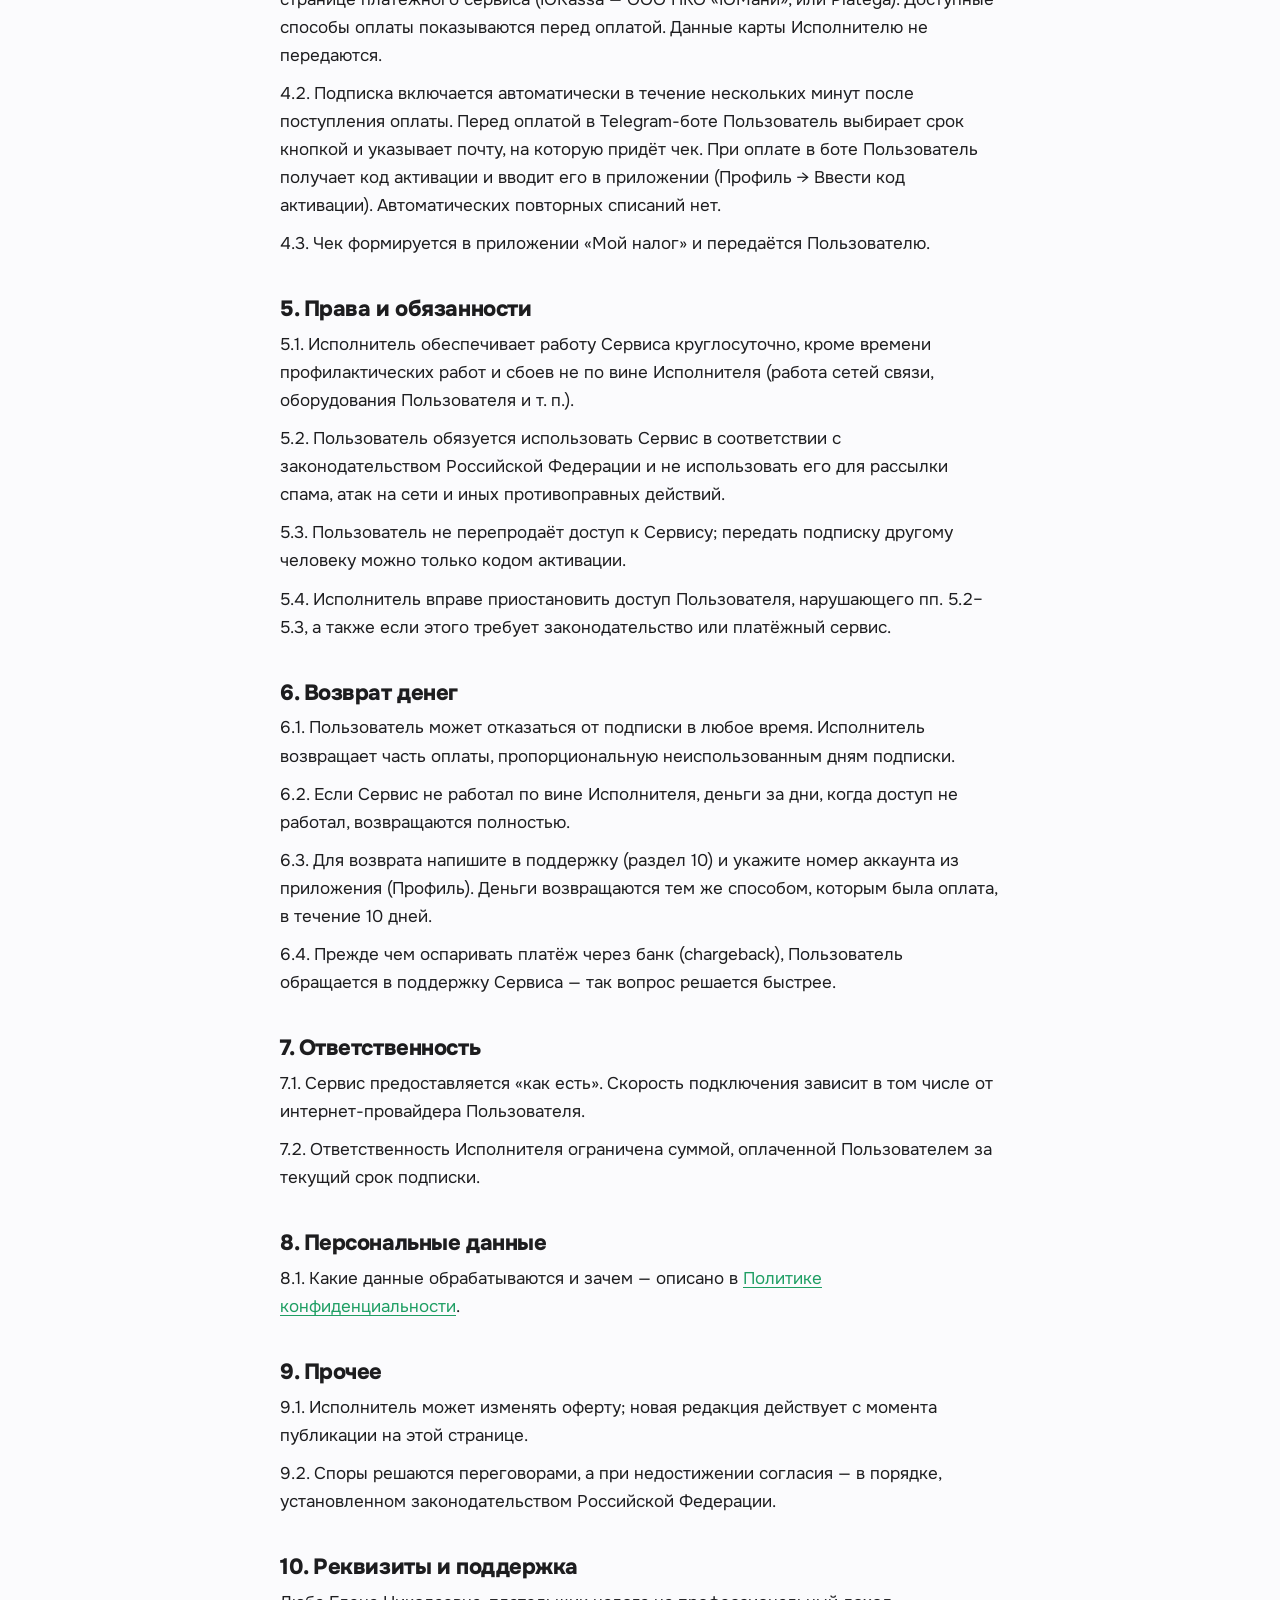
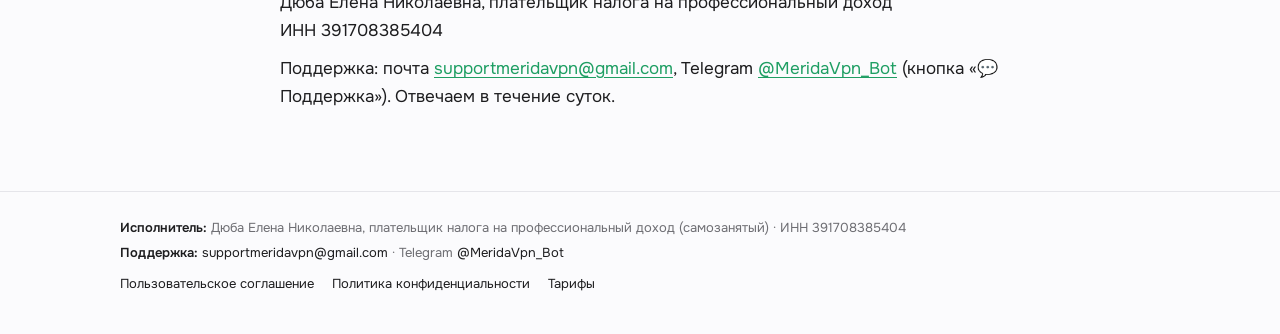
<file: oferta.html>
<!doctype html>
<html lang="ru">
<head>
<meta charset="utf-8">
<meta name="viewport" content="width=device-width, initial-scale=1, viewport-fit=cover">
<meta name="theme-color" content="#FBFBFD">
<title>Пользовательское соглашение — Merida VPN</title>
<meta name="description" content="Пользовательское соглашение (публичная оферта) сервиса Merida VPN: тарифы, оплата, возврат, поддержка.">
<link rel="stylesheet" href="style.css">
</head>
<body>
<header class="nav">
  <div class="wrap">
    <a class="brand" href="index.html"><svg viewBox="0 0 100 100" aria-hidden="true"><path d="M14 48 86 18 47 60z" fill="currentColor"></path><path d="M47 60 86 18 58 84z" fill="currentColor" opacity="0.7"></path></svg>Merida VPN</a>
    <nav class="links" aria-label="Разделы"><a href="index.html#price">Тарифы</a><a href="oferta.html" aria-current="page">Соглашение</a><a href="privacy.html">Конфиденциальность</a></nav>
    <a class="pill" href="https://t.me/MeridaVpn_Bot">Скачать</a>
  </div>
</header>
<main class="doc wrap">
    <h1>Пользовательское соглашение</h1>
    <p class="muted">публичная оферта на оказание услуг доступа к сервису Merida VPN · редакция от 30 октября 2026 г.</p>

    <h2>1. Общие положения</h2>
    <p>1.1. Дюба Елена Николаевна, плательщик налога на профессиональный доход, ИНН 391708385404 (далее — Исполнитель), предлагает любому физическому лицу (далее — Пользователь) заключить договор на условиях этой оферты.</p>
    <p>1.2. Соглашение считается принятым (оферта акцептованной), когда Пользователь начинает пользоваться пробным периодом в приложении Merida VPN, запускает Telegram-бот @MeridaVpn_Bot или оплачивает подписку.</p>

    <h2>2. Предмет</h2>
    <p>2.1. Исполнитель предоставляет Пользователю доступ к сервису защищённого (шифрованного) подключения к интернету через приложение Merida VPN для Android (далее — Сервис) на условиях выбранного тарифа.</p>
    <p>2.2. Услуга оказывается электронно: доступ включается в приложении автоматически, доставка не требуется. Оформить и оплатить подписку можно в приложении или в Telegram-боте @MeridaVpn_Bot.</p>

    <h2>3. Тарифы</h2>
    <p>3.1. Пробный период — бесплатно, 15 календарных дней или 5 ГБ трафика (что закончится раньше), один раз на устройство.</p>
    <p>3.2. Подписка — от 1 до 12 месяцев, без ограничения трафика; месяц — 30 календарных дней. Один месяц стоит 50 (пятьдесят) рублей; при оплате сразу нескольких месяцев каждый следующий месяц дешевле на 2 %, скидка не больше 22 %:</p>
    <div class="table"><table class="prices">
      <thead><tr><th>Срок</th><th class="num">Цена</th><th class="num">За месяц</th><th class="num">Скидка</th></tr></thead>
      <tbody>
        <tr><td>1 месяц</td><td class="num">50 ₽</td><td class="num">50 ₽</td><td class="num">—</td></tr>
        <tr><td>3 месяца</td><td class="num">144 ₽</td><td class="num">48 ₽</td><td class="num">4 %</td></tr>
        <tr><td>6 месяцев</td><td class="num">270 ₽</td><td class="num">45 ₽</td><td class="num">10 %</td></tr>
        <tr><td>9 месяцев</td><td class="num">378 ₽</td><td class="num">42 ₽</td><td class="num">16 %</td></tr>
        <tr><td>12 месяцев</td><td class="num">468 ₽</td><td class="num">39 ₽</td><td class="num">22 %</td></tr>
      </tbody>
    </table></div>
    <p>Другие сроки от 1 до 12 месяцев считаются по тому же правилу; итоговая цена показывается перед оплатой. Если подписка оплачена до окончания текущего срока, новые дни добавляются к нему.</p>
    <p>3.3. НДС не облагается (Исполнитель применяет налог на профессиональный доход). Исполнитель может менять цены; новая цена не касается уже оплаченного срока.</p>

    <h2>4. Оплата</h2>
    <p>4.1. Оплата — банковской картой или через Систему быстрых платежей (СБП) на странице платёжного сервиса (ЮKassa — ООО НКО «ЮМани», или Platega). Доступные способы оплаты показываются перед оплатой. Данные карты Исполнителю не передаются.</p>
    <p>4.2. Подписка включается автоматически в течение нескольких минут после поступления оплаты. Перед оплатой в Telegram-боте Пользователь выбирает срок кнопкой и указывает почту, на которую придёт чек. При оплате в боте Пользователь получает код активации и вводит его в приложении (Профиль → Ввести код активации). Автоматических повторных списаний нет.</p>
    <p>4.3. Чек формируется в приложении «Мой налог» и передаётся Пользователю.</p>

    <h2>5. Права и обязанности</h2>
    <p>5.1. Исполнитель обеспечивает работу Сервиса круглосуточно, кроме времени профилактических работ и сбоев не по вине Исполнителя (работа сетей связи, оборудования Пользователя и т. п.).</p>
    <p>5.2. Пользователь обязуется использовать Сервис в соответствии с законодательством Российской Федерации и не использовать его для рассылки спама, атак на сети и иных противоправных действий.</p>
    <p>5.3. Пользователь не перепродаёт доступ к Сервису; передать подписку другому человеку можно только кодом активации.</p>
    <p>5.4. Исполнитель вправе приостановить доступ Пользователя, нарушающего пп. 5.2–5.3, а также если этого требует законодательство или платёжный сервис.</p>

    <h2>6. Возврат денег</h2>
    <p>6.1. Пользователь может отказаться от подписки в любое время. Исполнитель возвращает часть оплаты, пропорциональную неиспользованным дням подписки.</p>
    <p>6.2. Если Сервис не работал по вине Исполнителя, деньги за дни, когда доступ не работал, возвращаются полностью.</p>
    <p>6.3. Для возврата напишите в поддержку (раздел 10) и укажите номер аккаунта из приложения (Профиль). Деньги возвращаются тем же способом, которым была оплата, в течение 10 дней.</p>
    <p>6.4. Прежде чем оспаривать платёж через банк (chargeback), Пользователь обращается в поддержку Сервиса — так вопрос решается быстрее.</p>

    <h2>7. Ответственность</h2>
    <p>7.1. Сервис предоставляется «как есть». Скорость подключения зависит в том числе от интернет-провайдера Пользователя.</p>
    <p>7.2. Ответственность Исполнителя ограничена суммой, оплаченной Пользователем за текущий срок подписки.</p>

    <h2>8. Персональные данные</h2>
    <p>8.1. Какие данные обрабатываются и зачем — описано в <a href="privacy.html">Политике конфиденциальности</a>.</p>

    <h2>9. Прочее</h2>
    <p>9.1. Исполнитель может изменять оферту; новая редакция действует с момента публикации на этой странице.</p>
    <p>9.2. Споры решаются переговорами, а при недостижении согласия — в порядке, установленном законодательством Российской Федерации.</p>

    <h2>10. Реквизиты и поддержка</h2>
    <p>Дюба Елена Николаевна, плательщик налога на профессиональный доход<br>ИНН 391708385404</p>
    <p>Поддержка: почта <a href="mailto:supportmeridavpn@gmail.com">supportmeridavpn@gmail.com</a>, Telegram <a href="https://t.me/MeridaVpn_Bot">@MeridaVpn_Bot</a> (кнопка «💬 Поддержка»). Отвечаем в течение суток.</p>
</main>
<footer class="site">
  <div class="wrap">
    <p><b>Исполнитель:</b> Дюба Елена Николаевна, плательщик налога на профессиональный доход (самозанятый) · ИНН 391708385404</p>
    <p><b>Поддержка:</b> <a href="mailto:supportmeridavpn@gmail.com">supportmeridavpn@gmail.com</a> · Telegram <a href="https://t.me/MeridaVpn_Bot">@MeridaVpn_Bot</a></p>
    <p class="fl"><a href="oferta.html">Пользовательское соглашение</a><a href="privacy.html">Политика конфиденциальности</a><a href="index.html#price">Тарифы</a></p>
  </div>
</footer>
</body>
</html>
</file>
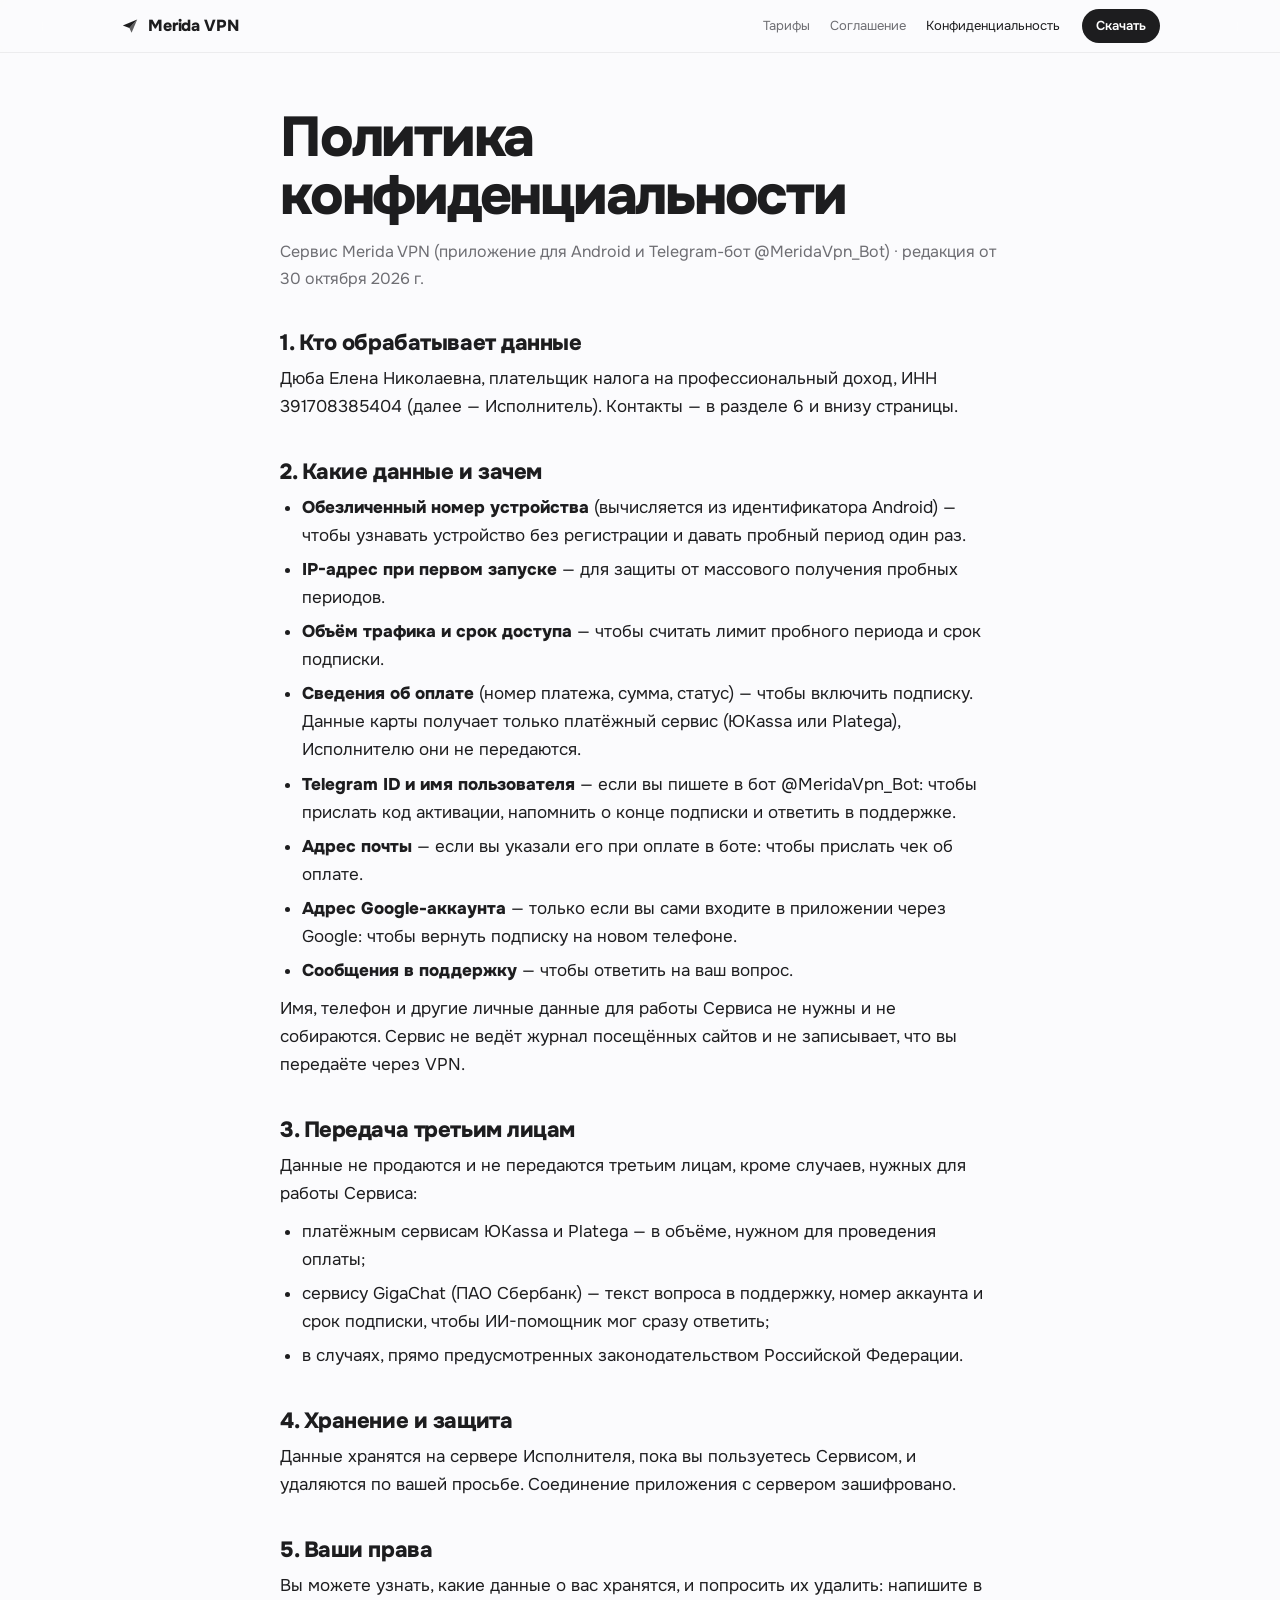
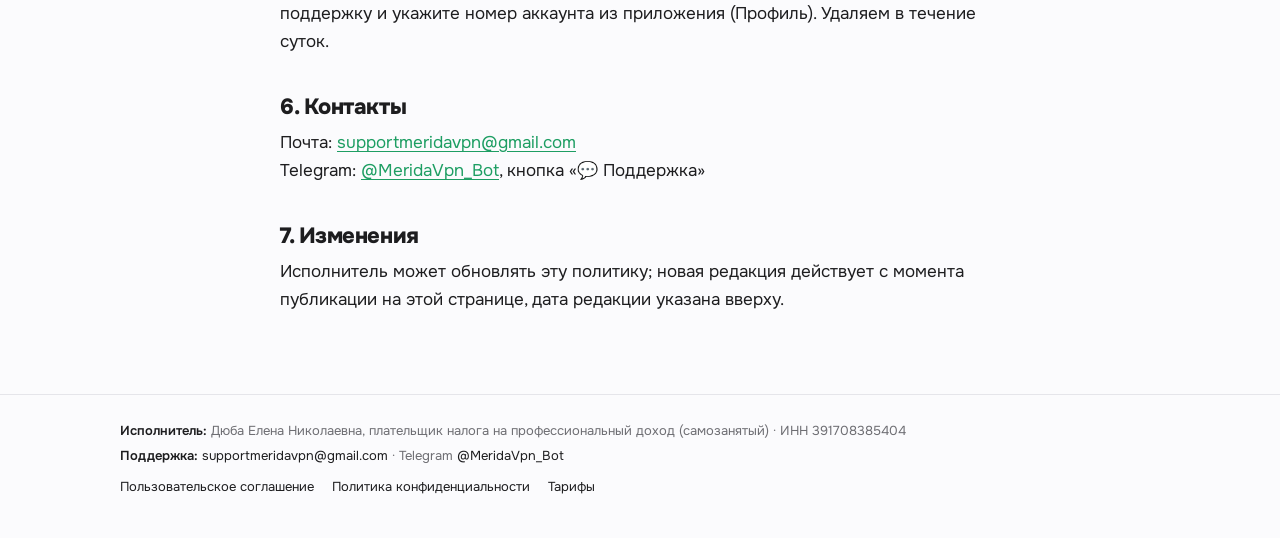
<file: privacy.html>
<!doctype html>
<html lang="ru">
<head>
<meta charset="utf-8">
<meta name="viewport" content="width=device-width, initial-scale=1, viewport-fit=cover">
<meta name="theme-color" content="#FBFBFD">
<title>Политика конфиденциальности — Merida VPN</title>
<meta name="description" content="Какие данные обрабатывает сервис Merida VPN и зачем.">
<link rel="stylesheet" href="style.css">
</head>
<body>
<header class="nav">
  <div class="wrap">
    <a class="brand" href="index.html"><svg viewBox="0 0 100 100" aria-hidden="true"><path d="M14 48 86 18 47 60z" fill="currentColor"></path><path d="M47 60 86 18 58 84z" fill="currentColor" opacity="0.7"></path></svg>Merida VPN</a>
    <nav class="links" aria-label="Разделы"><a href="index.html#price">Тарифы</a><a href="oferta.html">Соглашение</a><a href="privacy.html" aria-current="page">Конфиденциальность</a></nav>
    <a class="pill" href="https://t.me/MeridaVpn_Bot">Скачать</a>
  </div>
</header>
<main class="doc wrap">
    <h1>Политика конфиденциальности</h1>
    <p class="muted">Сервис Merida VPN (приложение для Android и Telegram-бот @MeridaVpn_Bot) · редакция от 30 октября 2026 г.</p>

    <h2>1. Кто обрабатывает данные</h2>
    <p>Дюба Елена Николаевна, плательщик налога на профессиональный доход, ИНН 391708385404 (далее — Исполнитель). Контакты — в разделе 6 и внизу страницы.</p>

    <h2>2. Какие данные и зачем</h2>
    <ul>
      <li><b>Обезличенный номер устройства</b> (вычисляется из идентификатора Android) — чтобы узнавать устройство без регистрации и давать пробный период один раз.</li>
      <li><b>IP-адрес при первом запуске</b> — для защиты от массового получения пробных периодов.</li>
      <li><b>Объём трафика и срок доступа</b> — чтобы считать лимит пробного периода и срок подписки.</li>
      <li><b>Сведения об оплате</b> (номер платежа, сумма, статус) — чтобы включить подписку. Данные карты получает только платёжный сервис (ЮKassa или Platega), Исполнителю они не передаются.</li>
      <li><b>Telegram ID и имя пользователя</b> — если вы пишете в бот @MeridaVpn_Bot: чтобы прислать код активации, напомнить о конце подписки и ответить в поддержке.</li>
      <li><b>Адрес почты</b> — если вы указали его при оплате в боте: чтобы прислать чек об оплате.</li>
      <li><b>Адрес Google-аккаунта</b> — только если вы сами входите в приложении через Google: чтобы вернуть подписку на новом телефоне.</li>
      <li><b>Сообщения в поддержку</b> — чтобы ответить на ваш вопрос.</li>
    </ul>
    <p>Имя, телефон и другие личные данные для работы Сервиса не нужны и не собираются. Сервис не ведёт журнал посещённых сайтов и не записывает, что вы передаёте через VPN.</p>

    <h2>3. Передача третьим лицам</h2>
    <p>Данные не продаются и не передаются третьим лицам, кроме случаев, нужных для работы Сервиса:</p>
    <ul>
      <li>платёжным сервисам ЮKassa и Platega — в объёме, нужном для проведения оплаты;</li>
      <li>сервису GigaChat (ПАО Сбербанк) — текст вопроса в поддержку, номер аккаунта и срок подписки, чтобы ИИ-помощник мог сразу ответить;</li>
      <li>в случаях, прямо предусмотренных законодательством Российской Федерации.</li>
    </ul>

    <h2>4. Хранение и защита</h2>
    <p>Данные хранятся на сервере Исполнителя, пока вы пользуетесь Сервисом, и удаляются по вашей просьбе. Соединение приложения с сервером зашифровано.</p>

    <h2>5. Ваши права</h2>
    <p>Вы можете узнать, какие данные о вас хранятся, и попросить их удалить: напишите в поддержку и укажите номер аккаунта из приложения (Профиль). Удаляем в течение суток.</p>

    <h2>6. Контакты</h2>
    <p>Почта: <a href="mailto:supportmeridavpn@gmail.com">supportmeridavpn@gmail.com</a><br>Telegram: <a href="https://t.me/MeridaVpn_Bot">@MeridaVpn_Bot</a>, кнопка «💬 Поддержка»</p>

    <h2>7. Изменения</h2>
    <p>Исполнитель может обновлять эту политику; новая редакция действует с момента публикации на этой странице, дата редакции указана вверху.</p>
</main>
<footer class="site">
  <div class="wrap">
    <p><b>Исполнитель:</b> Дюба Елена Николаевна, плательщик налога на профессиональный доход (самозанятый) · ИНН 391708385404</p>
    <p><b>Поддержка:</b> <a href="mailto:supportmeridavpn@gmail.com">supportmeridavpn@gmail.com</a> · Telegram <a href="https://t.me/MeridaVpn_Bot">@MeridaVpn_Bot</a></p>
    <p class="fl"><a href="oferta.html">Пользовательское соглашение</a><a href="privacy.html">Политика конфиденциальности</a><a href="index.html#price">Тарифы</a></p>
  </div>
</footer>
</body>
</html>
</file>
<file: style.css>
/* Сайт сервиса (GitHub Pages): светлый, как страница продукта Apple. Шрифт и зелёный — как в приложении. */
@font-face { font-family: "Onest"; font-weight: 400; font-display: swap; src: url("fonts/onest_regular.ttf") format("truetype"); }
@font-face { font-family: "Onest"; font-weight: 600; font-display: swap; src: url("fonts/onest_semibold.ttf") format("truetype"); }
@font-face { font-family: "Onest"; font-weight: 800; font-display: swap; src: url("fonts/onest_extrabold.ttf") format("truetype"); }

:root {
  --bg: #FBFBFD; --fg: #1D1D1F; --sub: #6E6E73; --dim: #A1A1A6; --line: #E5E5EA;
  --card: #FFFFFF; --soft: #F2F2F5; --accent: #1E9E63;
  --ease: cubic-bezier(.2, .75, .15, 1);
  color-scheme: light;
}

* { box-sizing: border-box; }
html { -webkit-text-size-adjust: 100%; scroll-behavior: smooth; }
body { margin: 0; background: var(--bg); color: var(--fg); font: 400 16px/1.5 "Onest", system-ui, -apple-system, "Segoe UI", Roboto, sans-serif; -webkit-font-smoothing: antialiased; }
h1, h2, h3 { margin: 0; text-wrap: balance; }
p { margin: 0; }
a { color: inherit; }
img { max-width: 100%; display: block; }
.wrap { max-width: 1080px; margin: 0 auto; padding-left: max(20px, env(safe-area-inset-left, 0px)); padding-right: max(20px, env(safe-area-inset-right, 0px)); }
.ico { width: 1em; height: 1em; display: inline-block; vertical-align: -0.14em; fill: currentColor; flex: none; }
:focus-visible { outline: 2px solid var(--accent); outline-offset: 3px; border-radius: 10px; }

/* Шапка: матовое стекло, остаётся сверху при прокрутке */
.nav { position: sticky; top: 0; z-index: 20; background: rgba(251, 251, 253, .72); backdrop-filter: saturate(180%) blur(20px); -webkit-backdrop-filter: saturate(180%) blur(20px); border-bottom: 1px solid rgba(0, 0, 0, .06); }
.nav .wrap { height: 52px; display: flex; align-items: center; gap: 22px; }
.brand { display: flex; align-items: center; gap: 8px; font-weight: 800; font-size: 16px; letter-spacing: -.01em; text-decoration: none; }
.brand svg { width: 20px; height: 20px; }
.nav .links { display: flex; gap: 20px; margin-left: auto; font-size: 13px; color: var(--sub); }
.nav .links a { text-decoration: none; transition: color .3s; }
.nav .links a:hover, .nav .links a[aria-current="page"] { color: var(--fg); }
.pill { display: inline-flex; align-items: center; text-decoration: none; background: var(--fg); color: #fff; font-size: 13px; font-weight: 600; padding: 7px 14px; border-radius: 999px; transition: transform .4s var(--ease); }
.pill:hover { transform: scale(1.04); }
@media (max-width: 640px) { .nav .links { display: none; } .pill { margin-left: auto; } }

/* Первый экран */
.hero { text-align: center; padding-block: 72px 28px; }
.eyebrow { font-size: 17px; font-weight: 600; color: var(--accent); }
h1 { font-size: clamp(46px, 10vw, 104px); font-weight: 800; letter-spacing: -.045em; line-height: .98; margin-top: 12px; }
h1 span { display: block; color: var(--dim); }
.lead { font-size: clamp(18px, 2.4vw, 22px); line-height: 1.45; color: var(--sub); max-width: 34ch; margin: 22px auto 0; }
.cta { display: flex; gap: 22px; justify-content: center; align-items: center; flex-wrap: wrap; margin-top: 30px; }
.btn { display: inline-flex; align-items: center; gap: 8px; text-decoration: none; background: var(--accent); color: #fff; font-weight: 600; font-size: 17px; padding: 14px 26px; border-radius: 999px; transition: transform .45s var(--ease), box-shadow .45s var(--ease); box-shadow: 0 8px 24px rgba(30, 158, 99, .28); }
.btn:hover { transform: translateY(-2px) scale(1.02); box-shadow: 0 14px 34px rgba(30, 158, 99, .34); }
.more { font-size: 17px; color: var(--accent); text-decoration: none; display: inline-flex; align-items: center; gap: 4px; }
.more:hover { text-decoration: underline; text-underline-offset: 4px; }

/* Телефон с приложением: выезжает и увеличивается при прокрутке */
.stage { display: flex; justify-content: center; padding-block: 24px 40px; }
.phone { --p: 1; width: min(300px, 76vw); aspect-ratio: 300 / 620; border-radius: 52px; padding: 11px; background: #1D1D1F; box-shadow: 0 50px 90px rgba(0, 0, 0, .18), inset 0 0 0 2px #3A3A3C; transform: translateY(calc((1 - var(--p)) * 70px)) scale(calc(.86 + .14 * var(--p))); will-change: transform; }
.screen { position: relative; height: 100%; border-radius: 42px; overflow: hidden; background: #F5F6F8; color: #0F1115; display: flex; flex-direction: column; text-align: left; }
.screen::before { content: ""; position: absolute; z-index: 3; top: 10px; left: 50%; width: 86px; height: 24px; margin-left: -43px; border-radius: 14px; background: #1D1D1F; }
/* Экран приложения — как настоящий; при прокрутке «подключается»: подключение… → защищено */
.app-glow { position: absolute; inset: 0 0 auto; height: 46%; pointer-events: none; opacity: 0; transition: opacity 1s var(--ease); background: radial-gradient(ellipse at 50% 0, rgba(76, 195, 138, .34), transparent 70%); }
.screen.connecting .app-glow { opacity: .55; background: radial-gradient(ellipse at 50% 0, rgba(138, 148, 173, .4), transparent 70%); }
.screen.on .app-glow { opacity: 1; }
.app-body { position: relative; flex: 1; min-height: 0; display: flex; flex-direction: column; gap: 7px; padding: 42px 14px 10px; }
.app-top { display: flex; align-items: center; justify-content: space-between; }
.app-top b { font-size: 16px; font-weight: 800; letter-spacing: -.02em; }
.app-top span { display: flex; gap: 6px; }
.rb { width: 29px; height: 29px; border-radius: 50%; border: 1px solid #E3E6EB; background: #fff; display: grid; place-items: center; }
.app svg { fill: none; stroke: currentColor; stroke-width: 1.8; stroke-linecap: round; stroke-linejoin: round; }
.rb svg { width: 15px; height: 15px; }
.app-label { font-size: 8.5px; font-weight: 600; letter-spacing: .14em; color: #5B6270; margin-top: 8px; }
.app-status { font-size: 28px; font-weight: 800; letter-spacing: -.03em; line-height: 1.05; }
.app-sub { display: flex; align-items: center; gap: 6px; font-size: 11px; color: #5B6270; font-variant-numeric: tabular-nums; white-space: nowrap; overflow: hidden; }
.app-sub i { flex: none; width: 6px; height: 6px; border-radius: 50%; background: #E5484D; transition: background .4s; }
.screen.connecting .app-sub i { width: 8px; height: 8px; background: transparent; border: 1.5px solid #9AA0AC; border-top-color: transparent; animation: spin .8s linear infinite; }
.screen.on .app-sub i { background: #1E9E63; }
@keyframes spin { to { transform: rotate(360deg); } }
.app-globe { position: relative; flex: 1; min-height: 0; overflow: hidden; }
.app-globe .g { position: absolute; top: 50%; left: 50%; height: 100%; aspect-ratio: 1; transform-origin: 48.5% 34.5%; transform: translate(-50%, -50%); transition: transform 1.8s var(--ease); }
.screen.on .app-globe .g { transform: translate(-50%, -50%) scale(1.9); }
.app-globe img { width: 100%; height: 100%; }
.app-globe .nl { position: absolute; left: 48.5%; top: 34.5%; width: 6px; height: 6px; margin: -3px 0 0 -3px; border-radius: 50%; background: #1E9E63; opacity: 0; transition: opacity .6s; }
.screen.on .app-globe .nl { opacity: 1; transition-delay: 1s; animation: ping 1.8s ease-out 1.4s infinite; }
@keyframes ping { 0% { box-shadow: 0 0 0 0 rgba(30, 158, 99, .55); } 100% { box-shadow: 0 0 0 9px rgba(30, 158, 99, 0); } }
.app-hint { font-size: 9.5px; color: #5B6270; text-align: center; transition: opacity .4s; }
.screen.on .app-hint, .screen.connecting .app-hint { opacity: 0; }
.app-srv { display: flex; align-items: center; gap: 8px; background: #fff; border: 1px solid #E3E6EB; border-radius: 999px; padding: 8px 12px; font-size: 12.5px; font-weight: 800; }
.app-srv .em { font-size: 16px; line-height: 1; }
.app-srv svg { width: 14px; height: 14px; margin-left: auto; color: #5B6270; }
.app-line { display: flex; justify-content: space-between; font-size: 11px; color: #5B6270; margin-top: 2px; }
.app-line u { color: #0F1115; font-weight: 800; text-underline-offset: 2px; }
.app-bar { height: 2.5px; border-radius: 2px; background: #0F1115; }
.app-btn { display: flex; align-items: center; justify-content: center; gap: 8px; height: 44px; border-radius: 22px; background: #0F1115; color: #fff; font-size: 14px; font-weight: 800; margin-top: 2px; }
.app-btn svg { width: 16px; height: 16px; stroke-width: 2.2; }
.screen.on .app-btn svg, .screen.connecting .app-btn svg { display: none; }
.app-tabs { display: grid; grid-template-columns: repeat(3, minmax(0, 1fr)); border-top: 1px solid #E3E6EB; background: #fff; padding: 6px 0 16px; }
.app-tabs span { display: flex; flex-direction: column; align-items: center; gap: 2px; font-size: 8.5px; color: #5B6270; font-weight: 400; }
.app-tabs i { width: 36px; height: 21px; border-radius: 11px; display: grid; place-items: center; }
.app-tabs svg { width: 16px; height: 16px; }
.app-tabs .cur { color: #1E9E63; font-weight: 800; }
.app-tabs .cur i { background: rgba(30, 158, 99, .14); }

/* Фраза, которая загорается слово за словом */
.words { font-size: clamp(30px, 5.4vw, 60px); font-weight: 800; letter-spacing: -.035em; line-height: 1.12; max-width: 20ch; padding-block: 90px; }
.js .words .w { color: var(--dim); transition: color .5s var(--ease); }
.js .words .w.on { color: var(--fg); }

section.block { padding-block: 64px; }
h2 { font-size: clamp(34px, 6vw, 56px); font-weight: 800; letter-spacing: -.04em; line-height: 1.04; }
.sub2 { font-size: 19px; color: var(--sub); margin-top: 12px; max-width: 44ch; line-height: 1.45; }

/* Возможности: плитки разного размера */
.bento { display: grid; grid-template-columns: repeat(6, minmax(0, 1fr)); gap: 14px; margin-top: 34px; }
.tile { grid-column: span 2; background: var(--card); border-radius: 26px; padding: 26px; min-width: 0; box-shadow: 0 1px 0 rgba(0, 0, 0, .03); display: flex; flex-direction: column; gap: 10px; }
.tile.wide { grid-column: span 4; }
.tile.full { grid-column: span 6; }
.tile .ti { font-size: 30px; color: var(--accent); }
.tile h3 { font-size: 22px; font-weight: 800; letter-spacing: -.02em; }
.tile p { color: var(--sub); font-size: 16px; line-height: 1.45; }
.tile .big { font-size: clamp(64px, 9vw, 96px); font-weight: 800; letter-spacing: -.05em; line-height: .9; }
.tile.dark { background: #1D1D1F; color: #F5F5F7; }
.tile.dark p { color: #A1A1A6; }
.tile.dark .ti { color: #4CC38A; }
@media (max-width: 760px) { .bento { grid-template-columns: repeat(2, minmax(0, 1fr)); } .tile, .tile.wide, .tile.full { grid-column: span 2; } .tile.half { grid-column: span 1; } }

/* Тарифы: выбор срока с ползунком и плавно меняющейся ценой */
.plan { margin-top: 34px; background: var(--card); border-radius: 30px; padding: clamp(22px, 4vw, 40px); display: grid; grid-template-columns: minmax(0, 1.1fr) minmax(0, 1fr); gap: 32px; align-items: center; }
@media (max-width: 760px) { .plan { grid-template-columns: minmax(0, 1fr); } }
.seg { position: relative; display: grid; grid-template-columns: repeat(5, minmax(0, 1fr)); background: var(--soft); border-radius: 14px; padding: 4px; }
.seg .knob { position: absolute; top: 4px; bottom: 4px; left: 0; width: 0; border-radius: 11px; background: #fff; box-shadow: 0 2px 8px rgba(0, 0, 0, .12); transition: transform .55s var(--ease), width .55s var(--ease); }
.seg button { position: relative; z-index: 1; border: 0; background: transparent; font: inherit; font-size: 15px; font-weight: 600; color: var(--sub); padding: 11px 0; cursor: pointer; transition: color .3s; }
.seg button[aria-checked="true"] { color: var(--fg); }
.seg button small { display: block; font-size: 11px; font-weight: 400; }
.price-line { display: flex; align-items: baseline; gap: 8px; margin-top: 22px; }
.price-big { font-size: clamp(64px, 10vw, 104px); font-weight: 800; letter-spacing: -.05em; line-height: 1; font-variant-numeric: tabular-nums; }
.price-cur { font-size: 34px; font-weight: 800; color: var(--sub); }
.per { font-size: 17px; color: var(--sub); margin-top: 6px; font-variant-numeric: tabular-nums; }
.per b { color: var(--accent); font-weight: 600; }
.checks { list-style: none; margin: 0; padding: 0; display: grid; gap: 14px; font-size: 17px; }
.checks li { display: flex; gap: 12px; align-items: flex-start; }
.checks .ico { color: var(--accent); font-size: 22px; }
.trial { margin-top: 14px; display: flex; gap: 12px; align-items: center; justify-content: space-between; flex-wrap: wrap; border: 1px solid var(--line); border-radius: 22px; padding: 18px 22px; font-size: 16px; color: var(--sub); }
.trial b { color: var(--fg); }
.table { overflow-x: auto; margin: 16px 0 10px; }
table.prices { width: 100%; border-collapse: collapse; font-variant-numeric: tabular-nums; }
.prices th, .prices td { padding: 12px; border-bottom: 1px solid var(--line); text-align: left; white-space: nowrap; }
.prices th { color: var(--sub); font-weight: 600; font-size: 14px; }
.prices .num { text-align: right; }
.prices td:first-child { white-space: normal; }
@media (max-width: 640px) { .prices th, .prices td { padding: 11px 6px; font-size: 15px; } }
details.all { margin-top: 14px; }
details.all summary { cursor: pointer; color: var(--accent); font-size: 16px; list-style: none; display: inline-flex; align-items: center; gap: 4px; }
details.all summary::-webkit-details-marker { display: none; }

/* Как начать */
.steps { list-style: none; margin: 34px 0 0; padding: 0; display: grid; grid-template-columns: repeat(3, minmax(0, 1fr)); gap: 14px; counter-reset: s; }
@media (max-width: 760px) { .steps { grid-template-columns: minmax(0, 1fr); } }
.steps li { counter-increment: s; background: var(--card); border-radius: 24px; padding: 24px; min-width: 0; }
.steps li::before { content: counter(s); display: grid; place-items: center; width: 34px; height: 34px; border-radius: 50%; background: var(--fg); color: #fff; font-weight: 800; font-size: 15px; margin-bottom: 16px; }
.steps h3 { font-size: 19px; font-weight: 800; letter-spacing: -.01em; }
.steps p { color: var(--sub); margin-top: 6px; line-height: 1.45; }

/* Поддержка */
.help { margin-top: 30px; display: grid; grid-template-columns: repeat(2, minmax(0, 1fr)); gap: 14px; }
@media (max-width: 760px) { .help { grid-template-columns: minmax(0, 1fr); } }
.help .h { display: flex; gap: 16px; align-items: center; background: var(--card); border-radius: 22px; padding: 20px 22px; text-decoration: none; min-width: 0; transition: transform .45s var(--ease); }
.help a.h:hover { transform: translateY(-2px); }
.help .h .ico { font-size: 28px; color: var(--accent); }
.help .h span { display: flex; flex-direction: column; gap: 2px; min-width: 0; }
.help .h small { color: var(--sub); font-size: 14px; }
.help .h b { font-size: 17px; font-weight: 600; overflow-wrap: anywhere; }

/* Документы: соглашение и политика */
.doc { max-width: 760px; padding-block: 56px 40px; }
.doc h1 { font-size: clamp(36px, 6vw, 56px); letter-spacing: -.04em; line-height: 1.04; margin: 0; }
.doc .muted { color: var(--sub); margin-top: 14px; font-size: 16px; }
.doc h2 { font-size: 22px; letter-spacing: -.02em; margin: 40px 0 10px; }
.doc p, .doc li { font-size: 17px; line-height: 1.65; }
.doc p + p { margin-top: 10px; }
.doc ul { padding-left: 22px; margin: 10px 0; }
.doc li + li { margin-top: 6px; }
.doc a { color: var(--accent); text-underline-offset: 3px; }

/* Подвал с реквизитами */
footer.site { border-top: 1px solid var(--line); margin-top: 40px; padding-block: 26px 40px; font-size: 13px; color: var(--sub); line-height: 1.6; }
footer.site b { color: var(--fg); font-weight: 600; }
footer.site p + p { margin-top: 4px; }
footer.site .fl { display: flex; gap: 18px; flex-wrap: wrap; margin-top: 10px; }
footer.site a { color: var(--fg); text-decoration: none; }
footer.site a:hover { text-decoration: underline; }

/* Плавное появление: только когда работает скрипт, иначе всё видно сразу */
.js .rv { opacity: .32; transform: translateY(28px) scale(.985); transition: opacity 1s var(--ease), transform 1.2s var(--ease); transition-delay: var(--d, 0ms); }
.js .rv.in { opacity: 1; transform: none; }
@keyframes rise { from { opacity: .15; transform: translateY(22px); } to { opacity: 1; transform: none; } }
.ld { animation: rise 1.1s var(--ease) both; animation-delay: var(--d, 0ms); }

@media (prefers-reduced-motion: reduce) {
  html { scroll-behavior: auto; }
  .js .rv, .ld { opacity: 1; transform: none; transition: none; animation: none; }
  .phone { transform: none; }
}
</file>
